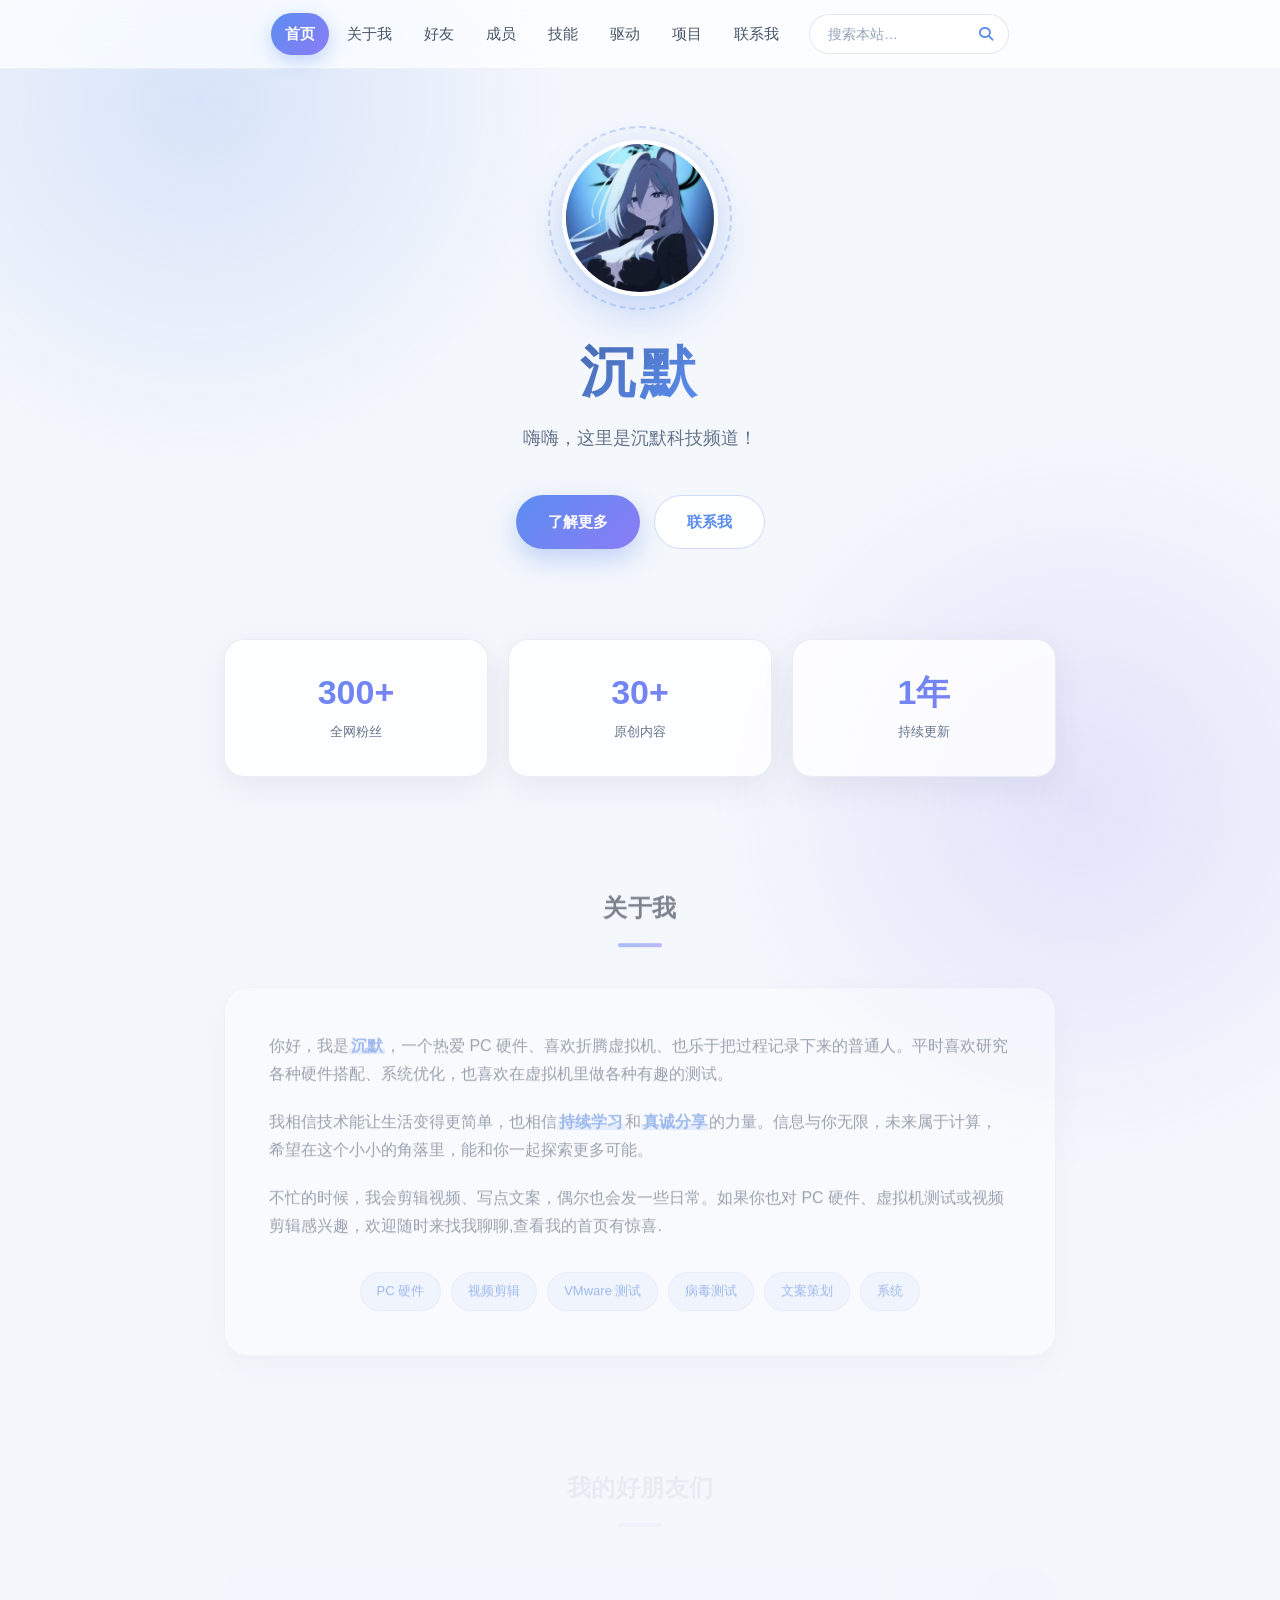
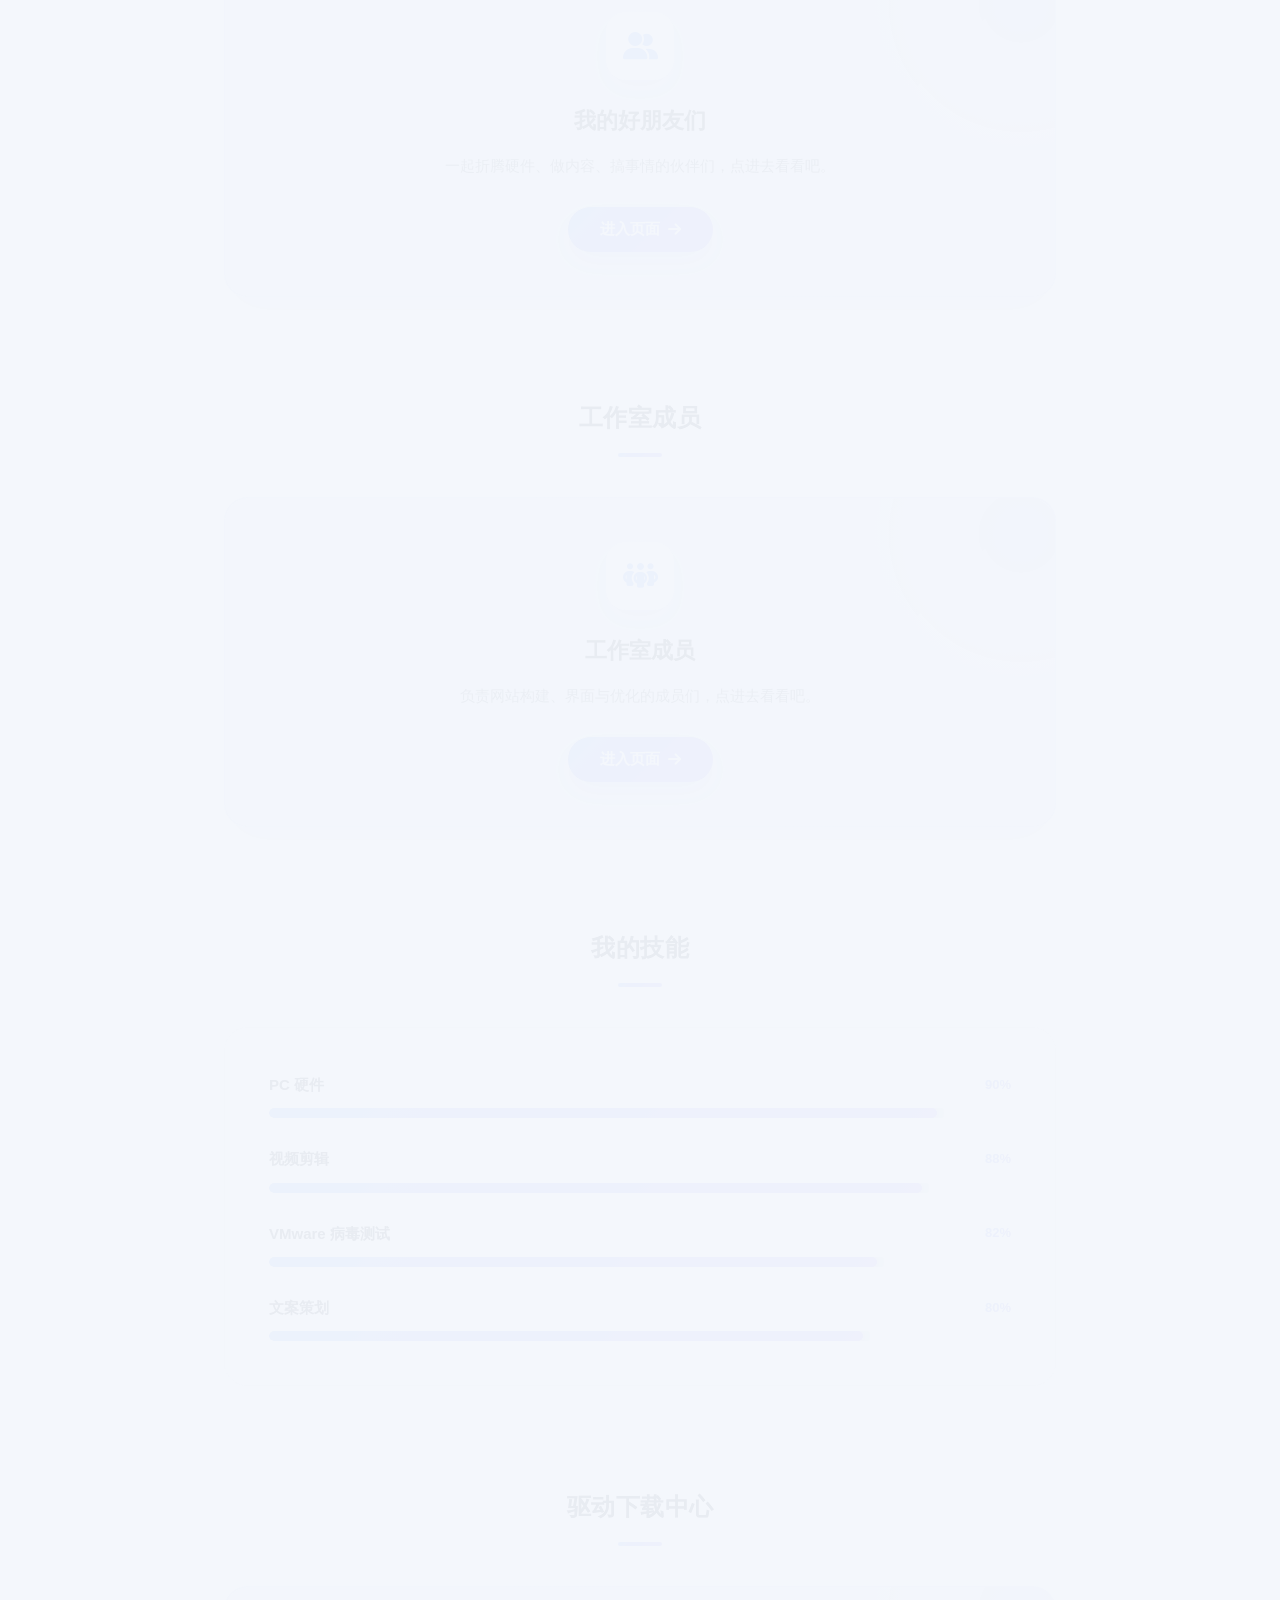
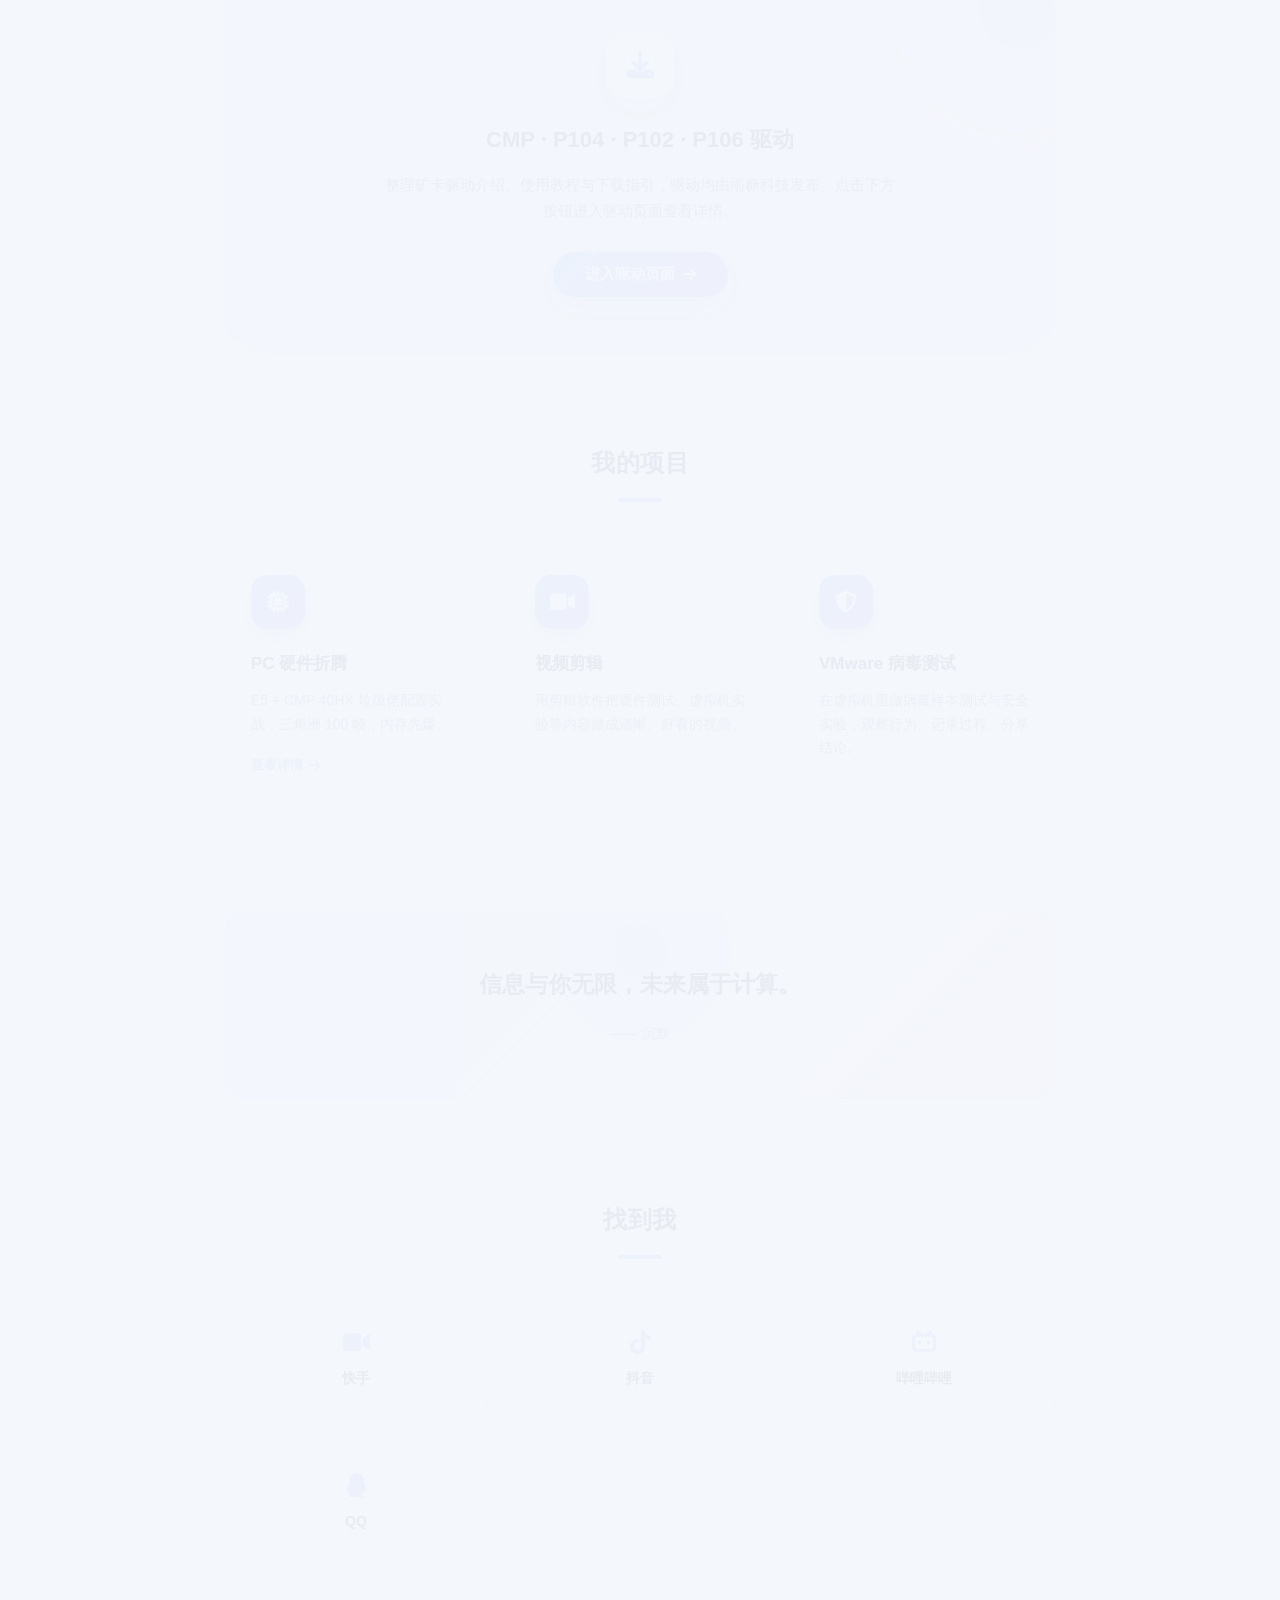
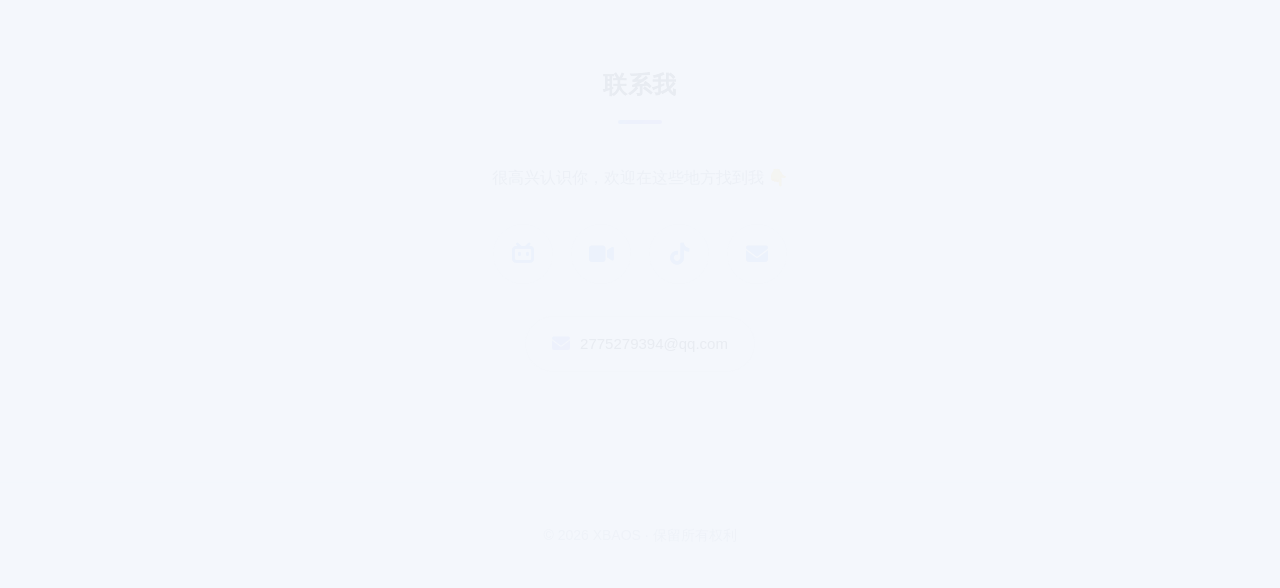
<file: index.html>
﻿<!DOCTYPE html>
<html lang="zh-CN">
<head>
<meta charset="UTF-8">
<meta name="viewport" content="width=device-width, initial-scale=1.0">
<meta name="description" content="沉默的个人主页 —— 嗨嗨，这里是沉默科技频道！">
<title>沉默 | 个人主页</title>

<!-- ============ 样式：本地化 + 分类 ============ -->
<!-- 图标字体（已下载到本地，不再走 CDN） -->
<link rel="stylesheet" href="css/fontawesome/all.min.css">
<!-- 1. 基础：变量 / 重置 / 全局元素 -->
<link rel="stylesheet" href="css/base.css">
<!-- 2. 布局：导航栏 / 搜索 / 侧边导航 / 页脚 -->
<link rel="stylesheet" href="css/layout.css">
<!-- 3. 首页：Hero / 关于 / 技能 / 项目 / 联系等 -->
<link rel="stylesheet" href="css/home.css">
<!-- 4. 子页面：驱动 / 文章 / 好友 / 成员 -->
<link rel="stylesheet" href="css/pages.css">
<!-- 5. 响应式适配 -->
<link rel="stylesheet" href="css/responsive.css">
</head>
<body>

<!-- ================================================================
     ① 顶部导航栏（整站共用）
     ================================================================ -->
<header class="nav" id="navbar">
  <div class="nav-inner">
    <nav class="nav-links" id="navLinks">
      <a href="#home" class="active">首页</a>
      <a href="#about">关于我</a>
      <a href="#friends">好友</a>
      <a href="#members">成员</a>
      <a href="#skills">技能</a>
      <a href="#driver">驱动</a>
      <a href="#projects">项目</a>
      <a href="#contact">联系我</a>

      <div class="nav-search" id="navSearchWrap">
        <input type="text" class="nav-search-input" id="searchInput" placeholder="搜索本站…">
        <i class="fa-solid fa-magnifying-glass nav-search-icon" id="searchBtn"></i>
        <div class="search-panel" id="searchPanel"></div>
      </div>
    </nav>

    <div class="nav-search-mini" id="navSearchMini">
      <input type="text" id="searchInputMini" placeholder="搜索…">
      <i class="fa-solid fa-magnifying-glass" id="searchBtnMini"></i>
      <div class="search-panel" id="searchPanelMini"></div>
    </div>
  </div>
</header>

<!-- ================================================================
     ② 右侧悬浮导航（仅首页，滚动后出现）
     ================================================================ -->
<nav class="side-nav" id="sideNav">
  <a data-target="home">首页</a>
  <a data-target="about">关于我</a>
  <a data-target="friends" data-action="friends">好友</a>
  <a data-target="members" data-action="members">成员</a>
  <a data-target="skills">技能</a>
  <a data-target="driver" data-action="driver">驱动</a>
  <a data-target="projects">项目</a>
  <a data-target="contact">联系我</a>
</nav>

<!-- ================================================================
     ③ 首页（homePage）
     ================================================================ -->
<div id="homePage">
  <main>
    <!-- ③-1 首屏 Hero -->
    <section class="hero fade-out" id="home">
      <div class="avatar-wrap">
        <img class="avatar" src="img/avatar.png" alt="沉默的头像">
      </div>
      <h1 class="name">沉默</h1>
      <p class="tagline">嗨嗨，这里是沉默科技频道！</p>
      <div class="hero-actions">
        <a href="#about" class="btn btn-primary">了解更多</a>
        <a href="#contact" class="btn btn-ghost">联系我</a>
      </div>
    </section>

    <!-- ③-2 数据统计 -->
    <section class="section reveal fade-out">
      <div class="stats">
        <div class="stat"><div class="stat-num">300+</div><div class="stat-label">全网粉丝</div></div>
        <div class="stat"><div class="stat-num">30+</div><div class="stat-label">原创内容</div></div>
        <div class="stat"><div class="stat-num">1年</div><div class="stat-label">持续更新</div></div>
      </div>
    </section>

    <!-- ③-3 关于我 -->
    <section class="section reveal fade-out" id="about">
      <h2 class="section-title">关于我</h2>
      <div class="card">
        <p>你好，我是<span class="hl">沉默</span>，一个热爱 PC 硬件、喜欢折腾虚拟机、也乐于把过程记录下来的普通人。平时喜欢研究各种硬件搭配、系统优化，也喜欢在虚拟机里做各种有趣的测试。</p>
        <p>我相信技术能让生活变得更简单，也相信<span class="hl">持续学习</span>和<span class="hl">真诚分享</span>的力量。信息与你无限，未来属于计算，希望在这个小小的角落里，能和你一起探索更多可能。</p>
        <p>不忙的时候，我会剪辑视频、写点文案，偶尔也会发一些日常。如果你也对 PC 硬件、虚拟机测试或视频剪辑感兴趣，欢迎随时来找我聊聊,查看我的首页有惊喜.</p>
        <div class="tags">
          <span class="tag">PC 硬件</span>
          <span class="tag">视频剪辑</span>
          <span class="tag">VMware 测试</span>
          <span class="tag">病毒测试</span>
          <span class="tag">文案策划</span>
          <span class="tag">系统 </span>
        </div>
      </div>
    </section>

    <!-- ③-4 好友入口 -->
    <section class="section reveal fade-out" id="friends">
      <h2 class="section-title">我的好朋友们</h2>
      <div class="driver-block">
        <div class="driver-block-icon"><i class="fa-solid fa-user-group"></i></div>
        <h3>我的好朋友们</h3>
        <p>一起折腾硬件、做内容、搞事情的伙伴们，点进去看看吧。</p>
        <button class="btn btn-primary" id="openFriendsPage">进入页面 <i class="fa-solid fa-arrow-right"></i></button>
      </div>
    </section>

    <!-- ③-5 成员入口 -->
    <section class="section reveal fade-out" id="members">
      <h2 class="section-title">工作室成员</h2>
      <div class="driver-block">
        <div class="driver-block-icon"><i class="fa-solid fa-people-group"></i></div>
        <h3>工作室成员</h3>
        <p>负责网站构建、界面与优化的成员们，点进去看看吧。</p>
        <button class="btn btn-primary" id="openMembersPage">进入页面 <i class="fa-solid fa-arrow-right"></i></button>
      </div>
    </section>

    <!-- ③-6 技能 -->
    <section class="section reveal fade-out" id="skills">
      <h2 class="section-title">我的技能</h2>
      <div class="skills">
        <div class="skill"><div class="skill-head"><span class="skill-name">PC 硬件</span><span class="skill-percent">90%</span></div><div class="skill-bar"><div class="skill-fill" data-width="90%"></div></div></div>
        <div class="skill"><div class="skill-head"><span class="skill-name">视频剪辑</span><span class="skill-percent">88%</span></div><div class="skill-bar"><div class="skill-fill" data-width="88%"></div></div></div>
        <div class="skill"><div class="skill-head"><span class="skill-name">VMware 病毒测试</span><span class="skill-percent">82%</span></div><div class="skill-bar"><div class="skill-fill" data-width="82%"></div></div></div>
        <div class="skill"><div class="skill-head"><span class="skill-name">文案策划</span><span class="skill-percent">80%</span></div><div class="skill-bar"><div class="skill-fill" data-width="80%"></div></div></div>
      </div>
    </section>

    <!-- ③-7 驱动入口 -->
    <section class="section reveal fade-out" id="driver">
      <h2 class="section-title">驱动下载中心</h2>
      <div class="driver-block">
        <div class="driver-block-icon"><i class="fa-solid fa-download"></i></div>
        <h3>CMP · P104 · P102 · P106 驱动</h3>
        <p>整理矿卡驱动介绍、使用教程与下载指引，驱动均由雨糖科技发布。点击下方按钮进入驱动页面查看详情。</p>
        <button class="btn btn-primary" id="openDriverPage">进入驱动页面 <i class="fa-solid fa-arrow-right"></i></button>
      </div>
    </section>

    <!-- ③-8 项目 -->
    <section class="section reveal fade-out" id="projects">
      <h2 class="section-title">我的项目</h2>
      <div class="projects">
        <div class="project clickable" id="openArticlePage">
          <div class="project-icon"><i class="fa-solid fa-microchip"></i></div>
          <h3 class="project-title">PC 硬件折腾</h3>
          <p class="project-desc">E5 + CMP 40HX 垃圾佬配置实战，三角洲 100 帧，内存先爆。</p>
          <span class="project-enter">查看详情 <i class="fa-solid fa-arrow-right"></i></span>
        </div>
        <div class="project">
          <div class="project-icon"><i class="fa-solid fa-video"></i></div>
          <h3 class="project-title">视频剪辑</h3>
          <p class="project-desc">用剪辑软件把硬件测试、虚拟机实验等内容做成清晰、好看的视频。</p>
        </div>
        <div class="project">
          <div class="project-icon"><i class="fa-solid fa-shield-halved"></i></div>
          <h3 class="project-title">VMware 病毒测试</h3>
          <p class="project-desc">在虚拟机里做病毒样本测试与安全实验，观察行为、记录过程、分享结论。</p>
        </div>
      </div>
    </section>

    <!-- ③-9 格言 -->
    <section class="section reveal fade-out">
      <div class="quote">
        <p class="quote-text">信息与你无限，未来属于计算。</p>
        <p class="quote-author">—— 沉默</p>
      </div>
    </section>

    <!-- ③-10 找到我 -->
    <section class="section reveal fade-out">
      <h2 class="section-title">找到我</h2>
      <div class="links">
        <a class="link-item" data-url="https://www.kuaishou.com/profile/3xgxnym4tvt7b9k?source=NewReco">
          <i class="fa-solid fa-video"></i>
          <span>快手</span>
        </a>
        <a class="link-item" data-url="https://www.douyin.com/user/self">
          <i class="fa-brands fa-tiktok"></i>
          <span>抖音</span>
        </a>
        <a class="link-item" data-url="https://space.bilibili.com/3546894435354832?spm_id_from=333.1007.0.0">
          <i class="fa-brands fa-bilibili"></i>
          <span>哔哩哔哩</span>
        </a>
        <a class="link-item" data-url="https://qm.qq.com/q/X5y2dQCZ2w">
          <i class="fa-brands fa-qq"></i>
          <span>QQ</span>
        </a>
      </div>
    </section>

    <!-- ③-11 联系我 -->
    <section class="section reveal fade-out" id="contact">
      <h2 class="section-title">联系我</h2>
      <p class="contact-text">很高兴认识你，欢迎在这些地方找到我 👇</p>
      <div class="socials">
        <a class="social" data-url="https://space.bilibili.com/3546894435354832?spm_id_from=333.1007.0.0" aria-label="哔哩哔哩"><i class="fa-brands fa-bilibili"></i></a>
        <a class="social" data-url="https://www.kuaishou.com/profile/3xgxnym4tvt7b9k?source=NewReco" aria-label="快手"><i class="fa-solid fa-video"></i></a>
        <a class="social" data-url="https://www.douyin.com/user/MS4wLjABAAAAba86IbJOjo0o-v0hb2uLnoBKrXXpFA-JRnnU-sRKV4X1Onq6bi_Tq369k1azS-_0?from_tab_name=main" aria-label="抖音"><i class="fa-brands fa-tiktok"></i></a>
        <a class="social" href="mailto:2775279394@qq.com" aria-label="邮箱"><i class="fa-solid fa-envelope"></i></a>
      </div>
      <div class="contact-info">
        <a class="contact-item" href="mailto:2775279394@qq.com"><i class="fa-solid fa-envelope"></i><span>2775279394@qq.com</span></a>
      </div>
    </section>
  </main>

  <footer class="fade-out">© 2026 XBAOS · 保留所有权利</footer>
</div>

<!-- ================================================================
     ④ 驱动页面（driverPage，默认隐藏，JS 切换显示）
     ================================================================ -->
<div class="driver-page" id="driverPage">
  <button class="page-back" id="backHome"><i class="fa-solid fa-arrow-left"></i> 返回首页</button>
  <h1 class="page-title">驱动下载中心</h1>
  <p class="page-subtitle">CMP · P104 · P102 · P106 驱动介绍 · 如何使用 · 驱动下载</p>

  <!-- ④-1 CMP 及矿卡产业链 -->
  <div class="driver-section">
    <div class="driver-section-head"><div class="driver-section-icon"><i class="fa-solid fa-industry"></i></div><h3>CMP 及矿卡产业链</h3></div>
    <p>CMP（Cryptocurrency Mining Processor）是英伟达专为加密货币挖矿设计的显卡系列，与普通 GeForce 游戏卡不同，CMP 系列去掉了视频输出接口，专注于算力输出。</p>
    <p>除了 CMP 系列，市面上还有大量基于游戏卡改造的矿卡，比如 <span class="hl">P104</span>、<span class="hl">P102</span>、<span class="hl">P106</span> 等型号。它们本质上还是 GP104 / GP102 / GP106 核心，只是被厂商重新设计为无显示输出的挖矿专用卡。</p>
    <ul>
      <li><strong>P106</strong> —— 基于 GP106 核心，算力适中，功耗较低，常见于入门挖矿平台</li>
      <li><strong>P104</strong> —— 基于 GP104 核心，算力更强，适合中端矿机</li>
      <li><strong>P102</strong> —— 基于 GP102 核心，算力最高，属于矿卡里的高端型号</li>
      <li><strong>CMP 系列</strong> —— 英伟达官方矿卡，覆盖 30HX / 40HX / 50HX / 90HX 等多个型号</li>
    </ul>
    <p>产业链大致分为上游芯片设计、中游板卡制造、下游矿场与渠道流通。随着矿潮退去，大量矿卡流入二手市场，成为低成本算力与折腾玩家的选择。</p>
  </div>

  <!-- ④-2 驱动介绍 -->
  <div class="driver-section">
    <div class="driver-section-head"><div class="driver-section-icon"><i class="fa-solid fa-circle-info"></i></div><h3>驱动介绍</h3></div>
    <p>驱动是操作系统与显卡之间的桥梁，负责把系统指令翻译成 GPU 能理解的语言。一块显卡能不能发挥全部性能，驱动版本的选择非常关键。</p>
    <p>对于 CMP、P104、P102、P106 这类矿卡，常见的驱动来源有三类：</p>
    <ul>
      <li>英伟达官方驱动：稳定性最好，兼容性最强，但部分矿卡型号需要改 INF</li>
      <li>厂商定制驱动：针对特定板卡做过适配，安装更省心</li>
      <li>社区修改驱动：由玩家或工作室维护，支持更多冷门型号</li>
    </ul>
    <p>本站整理的矿卡驱动均来自 <span class="hl">雨糖科技</span>，版权归雨糖科技所有。安装前请确认显卡型号与系统版本，避免装错导致黑屏或无法进入系统。</p>
  </div>

  <!-- ④-3 如何使用 -->
  <div class="driver-section">
    <div class="driver-section-head"><div class="driver-section-icon"><i class="fa-solid fa-book-open"></i></div><h3>如何使用</h3></div>
    <p>安装驱动前，建议先做好这几步准备工作：</p>
    <ul>
      <li>确认显卡型号：可通过 GPU-Z 或设备管理器查看</li>
      <li>确认系统版本：Windows 10 / 11，64 位还是 32 位</li>
      <li>卸载旧驱动：建议用 DDU 在安全模式下彻底清除</li>
      <li>关闭杀毒软件：避免安装过程中被拦截</li>
    </ul>
    <p>安装步骤：</p>
    <ul>
      <li>下载对应型号的驱动安装包</li>
      <li>解压后右键以管理员身份运行安装程序</li>
      <li>选择"自定义安装"，勾选"执行清洁安装"</li>
      <li>等待安装完成，重启电脑</li>
      <li>打开 GPU-Z 或设备管理器，确认驱动已正常加载</li>
    </ul>
    <p>如果安装失败或出现黑屏，可以进入安全模式重新卸载驱动，再换一个版本重试。</p>
  </div>

  <!-- ④-4 驱动下载 -->
  <div class="driver-section">
    <div class="driver-section-head"><div class="driver-section-icon"><i class="fa-solid fa-download"></i></div><h3>驱动下载</h3></div>
    <p>本页整理的 CMP、P104、P102、P106 驱动均来自 <span class="hl">雨糖科技</span>，版权归雨糖科技所有。本站仅提供信息整理与跳转链接，不存储任何驱动文件。</p>
    <ul>
      <li><strong>CMP 系列驱动</strong> —— 由雨糖科技发布</li>
      <li><strong>P104 驱动</strong> —— 由雨糖科技发布</li>
      <li><strong>P102 驱动</strong> —— 由雨糖科技发布</li>
      <li><strong>P106 驱动</strong> —— 由雨糖科技发布</li>
    </ul>
    <p>如需下载，请前往雨糖科技官方页面获取最新版本。</p>
    <a class="download-btn" href="https://raincandy.tech/software-projects/" target="_blank" rel="noopener"><i class="fa-solid fa-arrow-up-right-from-square"></i> 前往雨糖科技下载</a>
    <div class="driver-note">免责说明：本页仅提供驱动信息整理与跳转链接，驱动文件版权归雨糖科技所有。如需下载或反馈问题，请前往雨糖科技官方渠道。</div>
  </div>
</div>

<!-- ================================================================
     ⑤ 文章页面（articlePage，默认隐藏，JS 切换显示）
     ================================================================ -->
<div class="article-page" id="articlePage">
  <button class="page-back" id="backFromArticle"><i class="fa-solid fa-arrow-left"></i> 返回首页</button>
  <div class="article-card">
    <h1 class="article-title">别问，问就是垃圾佬的胜利。E5+CMP 40HX，三角洲实战 100 帧，内存先爆了。</h1>
    <p>先说结论：这套玩意儿能玩，但没点折腾精神别碰。</p>
    <p>我手里这套是 E5-2673 v3（关了超线程，全核 3.0），配 CMP 40HX。主板是闲鱼捡的 X99 魔改板，显卡没显示输出，得补电容、刷雨糖驱动，还得拿个亮机卡输出。这一套下来，加上内存硬盘电源，总共不到 800 块。</p>

    <h4>实测数据</h4>
    <p>打三角洲烽火地带，1080P 全低画质，FSR 性能档。</p>
    <p>第一张图是跑了 20 分钟的：平均 104 帧，1% Low 65 帧。CPU 占用 69%，温度 57 度；显卡占用 55%，温度 70 度。显卡没跑满，CPU 也没跑满，说明瓶颈在别的地方。</p>
    <img class="article-img" src="img/1.jpg" alt="三角洲测试图 1">
    <p class="article-img-caption">图 1：跑了 20 分钟，平均 104 帧</p>

    <p>第二张图是另一局大战场，平均 88 帧，1% Low 49 帧。这局 CPU 占用 56%，显卡 52%，都挺闲的，但帧率就是上不去。</p>
    <img class="article-img" src="img/2.jpg" alt="三角洲测试图 2">
    <p class="article-img-caption">图 2：另一局大战场，平均 88 帧</p>

    <p>重点看第三张图，这才是这套配置的真相：看 GPU 那栏，显卡占用率 <span class="hl">99%</span>，显存占用 60%，显卡功耗 115W，热点温度干到 82 度了。但 CPU 才 42W，占用 62%。更离谱的是内存，占用率直接干到 <span class="hl">93%</span>！16G DDR3 被吃满，这是最大的短板。</p>
    <img class="article-img" src="img/3.jpg" alt="三角洲测试图 3">
    <p class="article-img-caption">图 3：显卡 99% 占用，内存 93% 被吃满</p>

    <div class="article-conclusion">所以这套配置的真实情况是：显卡在拼命干活，CPU 在摸鱼，但 PCIe 1.1 x4 的破通道把数据卡住了，16G 内存又不够用。显卡有劲使不出，内存先爆了，帧率自然上不去。</div>

    <h4>折腾的坑，我踩过的，你们别踩</h4>
    <ol>
      <li><strong>PCIe 锁 1.1：</strong>别管你插哪条槽，这破板子最高就给你锁在 1.1 x4。想跑 3.0？做梦。你就算补了电容也白搭。</li>
      <li><strong>CMP 40HX 没输出：</strong>这卡原厂没显示接口，必须补电容 + 刷雨糖驱动，还得配亮机卡。少一步你都进不去游戏。</li>
      <li><strong>DDR3 内存掉通道：</strong>这板子插四根内存必卡 B7。老老实实插两根，16G 根本不够用，建议直接上 32G。</li>
      <li><strong>BIOS 拉稀：</strong>你想调 PCIe 速率？找不到选项的。刷了鸡血也没用，通道速度是硬锁的。</li>
    </ol>

    <h4>优化方面，就一句话</h4>
    <p>打鸡血（关超线程 + 锁 3.1 + 降压 -45），刷雨糖驱动，关掉所有后台和自动更新。剩下的别折腾了，你折腾不过这块板子的物理限制。</p>

    <h4>最后给个实在建议</h4>
    <p>如果你只是想安安稳稳玩个游戏，别碰这套垃圾。直接花几百块买个 RX 580 或者 GTX 1660 Super，插上就能用，不用补电容、不用刷驱动、不用怕掉驱动。</p>
    <p>你要是跟我一样，就喜欢花小钱办大事，享受折腾的过程，那这套配置能让你玩得很爽——但爽的是折腾的过程，不是帧率。</p>
  </div>
</div>

<!-- ================================================================
     ⑥ 好友页面（friendsPage，默认隐藏，JS 切换显示）
     ================================================================ -->
<div class="friends-page" id="friendsPage">
  <button class="page-back" id="backFromFriends"><i class="fa-solid fa-arrow-left"></i> 返回首页</button>
  <h1 class="page-title">我的好朋友们</h1>
  <p class="page-subtitle">一起玩、一起做点有意思的事</p>

  <div class="driver-section">
    <div class="friends-list">
      <a class="friend-item" href="friend-xingye.html">
        <img src="img/friend-xingye.jpg" alt="星奈酱">
        <span class="friend-name">星奈酱</span>
      </a>
      <a class="friend-item" href="friend-baizi.html">
        <img src="img/friend-baizi.jpg" alt="白子">
        <span class="friend-name">白子</span>
      </a>
      <a class="friend-item" href="friend-05.html">
        <img src="img/friend-05.jpg" alt="05">
        <span class="friend-name">05</span>
      </a>
      <a class="friend-item" href="friend-dianji.html">
        <img src="img/friend-xingye-dianji.jpg" alt="星野少玩点电击">
        <span class="friend-name">星野少玩点电击</span>
      </a>
      <a class="friend-item" href="friend-yueshen.html">
        <img src="img/friend-yueshen.jpg" alt="月神">
        <span class="friend-name">月神</span>
      </a>
      <a class="friend-item" href="friend-zhixia.html">
        <img src="img/friend-zhixia.jpg" alt="知夏">
        <span class="friend-name">知夏</span>
      </a>
    </div>
  </div>
</div>

<!-- ================================================================
     ⑦ 成员页面（membersPage，默认隐藏，JS 切换显示）
     ================================================================ -->
<div class="members-page" id="membersPage">
  <button class="page-back" id="backFromMembers"><i class="fa-solid fa-arrow-left"></i> 返回首页</button>
  <h1 class="page-title">工作室成员</h1>
  <p class="page-subtitle">负责网站构建、界面与优化的成员们</p>

    <div class="members-list">
      <a class="member-item" id="silenceMemberCard" href="member-silence.html">
        <img src="img/member-silence.jpg" alt="我">
        <div class="member-name">沉默</div>
        <span class="member-role">网站构建 &amp; 代码更改</span>
      </a>
      <a class="member-item" href="member-xiaobaiban.html">
        <img src="img/member-xiaobaiban.jpg" alt="小白板">
        <div class="member-name">小白板</div>
        <span class="member-role">网站界面 &amp; 优化</span>
      </a>
      <a class="member-item" href="member-baizimeimei.html">
        <img src="img/member-baizi-meimei.jpg" alt="白子妹妹">
        <div class="member-name">白子妹妹</div>
        <span class="member-role">网站界面 &amp; 优化</span>
      </a>
      <a class="member-item" href="friend-dianji.html">
        <img src="img/friend-xingye-dianji.jpg" alt="星野少玩点电击">
        <div class="member-name">星野少玩点电击</div>
        <span class="member-role">幕后打辅助</span>
      </a>
    </div>
  </div>
</div>

<!-- ================================================================
     ⑧ 全站交互脚本（本地化 js/main.js）
     ================================================================ -->
<script src="js/main.js"></script>

<!-- AI 门禁拦截页 -->
<div class="ai-gate" id="aiGate">
  <div class="ai-gate-stage">
    <div class="ai-gate-text" id="aiGateText"></div>
    <img class="ai-gate-avatar" src="img/claude.png" alt="Claude">
    <div class="ai-gate-choices" id="aiGateChoices"></div>
  </div>
  <div class="ai-gate-denied" id="aiGateDenied">访问驳回！</div>
</div>

<!-- 被踢出提示页 -->
<div class="ai-kick" id="aiKick">
  <i class="fa-solid fa-ban ai-kick-icon"></i>
  <div class="ai-kick-title">你无法访问此网站</div>
  <div class="ai-kick-sub">此网站拒绝了你的连接</div>
</div>

<link rel="stylesheet" href="css/ai-gate.css">
<script src="js/ai-gate.js"></script>

</body>
</html>
</file>
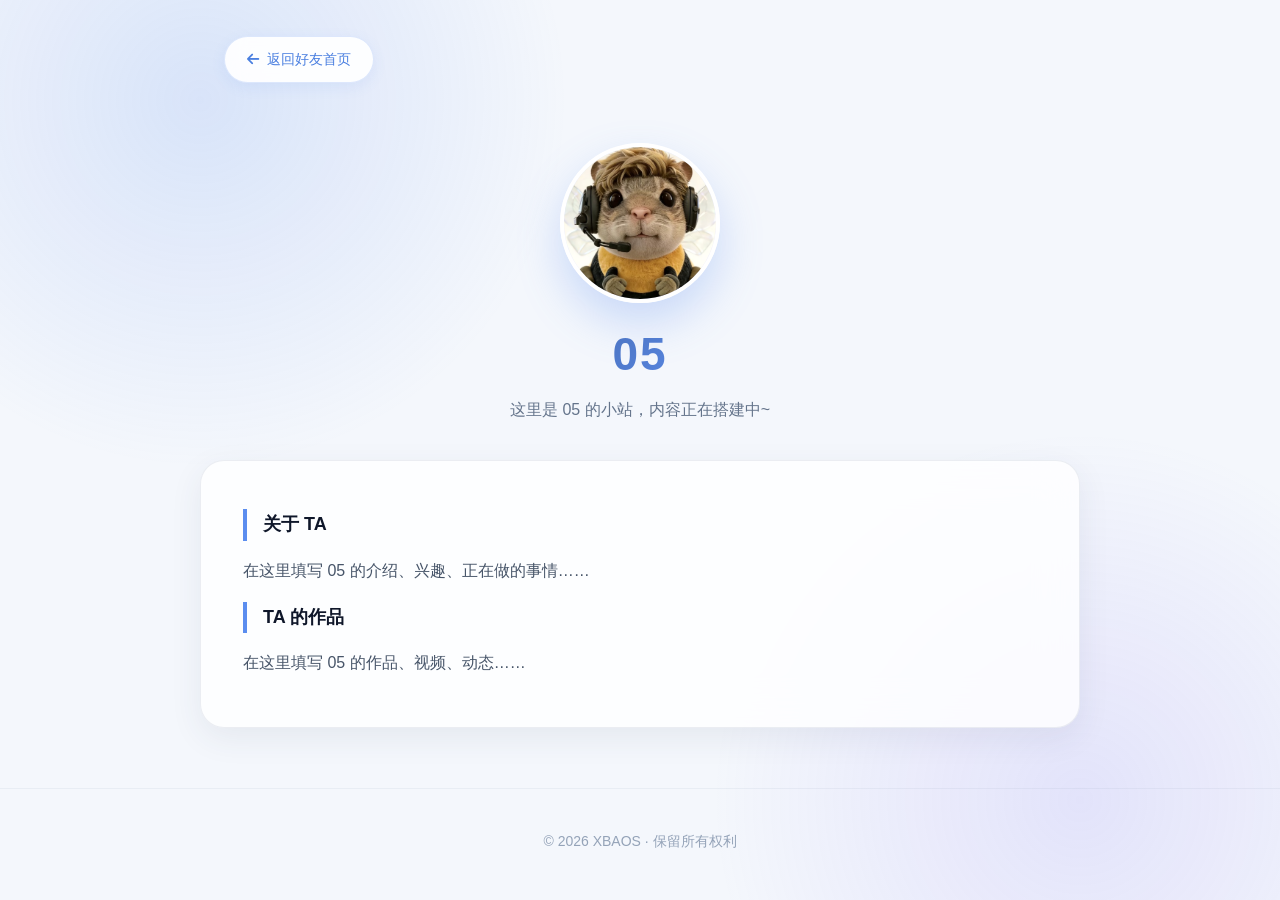
<file: friend-05.html>
<!DOCTYPE html>
<html lang="zh-CN">
<head>
<meta charset="UTF-8">
<meta name="viewport" content="width=device-width, initial-scale=1.0">
<title>05 | 沉默的朋友</title>
<!-- 样式与主站一致 -->
<link rel="stylesheet" href="css/fontawesome/all.min.css">
<link rel="stylesheet" href="css/base.css">
<link rel="stylesheet" href="css/layout.css">
<link rel="stylesheet" href="css/pages.css">
<link rel="stylesheet" href="css/person.css">
<link rel="stylesheet" href="css/responsive.css">
</head>
<body>

  <!-- 返回列表 -->
  <div class="person-topbar">
    <a href="index.html#friends" class="page-back"><i class="fa-solid fa-arrow-left"></i> 返回好友首页</a>
  </div>

  <!-- 首屏：头像 + 名字 -->
  <div class="person-hero">
    <img class="person-avatar" src="img/friend-05.jpg" alt="05">
    <h1 class="person-name">05</h1>
    <!-- TODO: 把下面这句改成 TA 的一句话介绍，或删掉 -->
    <p class="person-tagline">这里是 05 的小站，内容正在搭建中~</p>
  </div>

  <!-- 内容区：在下面填写 TA 的介绍、作品、联系方式等 -->
  <div class="article-card person-card">
    <!-- TODO: 关于 TA -->
    <h4>关于 TA</h4>
    <p>在这里填写 05 的介绍、兴趣、正在做的事情……</p>

    <!-- TODO: 作品 / 日常 / 其他内容，需要更多板块就照着 h4 + p 复制 -->
    <h4>TA 的作品</h4>
    <p>在这里填写 05 的作品、视频、动态……</p>
  </div>

  <footer>© 2026 XBAOS · 保留所有权利</footer>
</body>
</html>
</file>
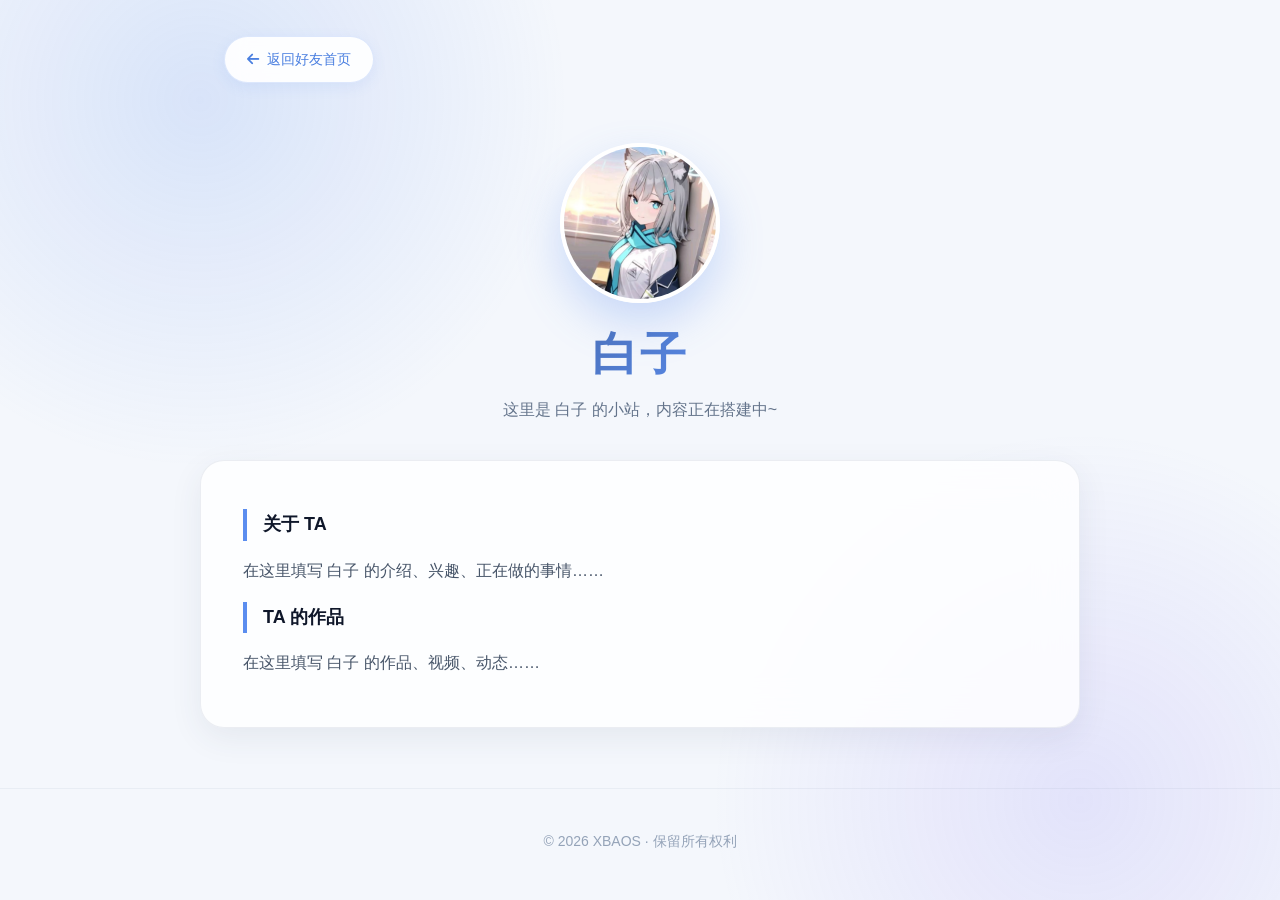
<file: friend-baizi.html>
<!DOCTYPE html>
<html lang="zh-CN">
<head>
<meta charset="UTF-8">
<meta name="viewport" content="width=device-width, initial-scale=1.0">
<title>白子 | 沉默的朋友</title>
<!-- 样式与主站一致 -->
<link rel="stylesheet" href="css/fontawesome/all.min.css">
<link rel="stylesheet" href="css/base.css">
<link rel="stylesheet" href="css/layout.css">
<link rel="stylesheet" href="css/pages.css">
<link rel="stylesheet" href="css/person.css">
<link rel="stylesheet" href="css/responsive.css">
</head>
<body>

  <!-- 返回列表 -->
  <div class="person-topbar">
    <a href="index.html#friends" class="page-back"><i class="fa-solid fa-arrow-left"></i> 返回好友首页</a>
  </div>

  <!-- 首屏：头像 + 名字 -->
  <div class="person-hero">
    <img class="person-avatar" src="img/friend-baizi.jpg" alt="白子">
    <h1 class="person-name">白子</h1>
    <!-- TODO: 把下面这句改成 TA 的一句话介绍，或删掉 -->
    <p class="person-tagline">这里是 白子 的小站，内容正在搭建中~</p>
  </div>

  <!-- 内容区：在下面填写 TA 的介绍、作品、联系方式等 -->
  <div class="article-card person-card">
    <!-- TODO: 关于 TA -->
    <h4>关于 TA</h4>
    <p>在这里填写 白子 的介绍、兴趣、正在做的事情……</p>

    <!-- TODO: 作品 / 日常 / 其他内容，需要更多板块就照着 h4 + p 复制 -->
    <h4>TA 的作品</h4>
    <p>在这里填写 白子 的作品、视频、动态……</p>
  </div>

  <footer>© 2026 XBAOS · 保留所有权利</footer>
</body>
</html>
</file>
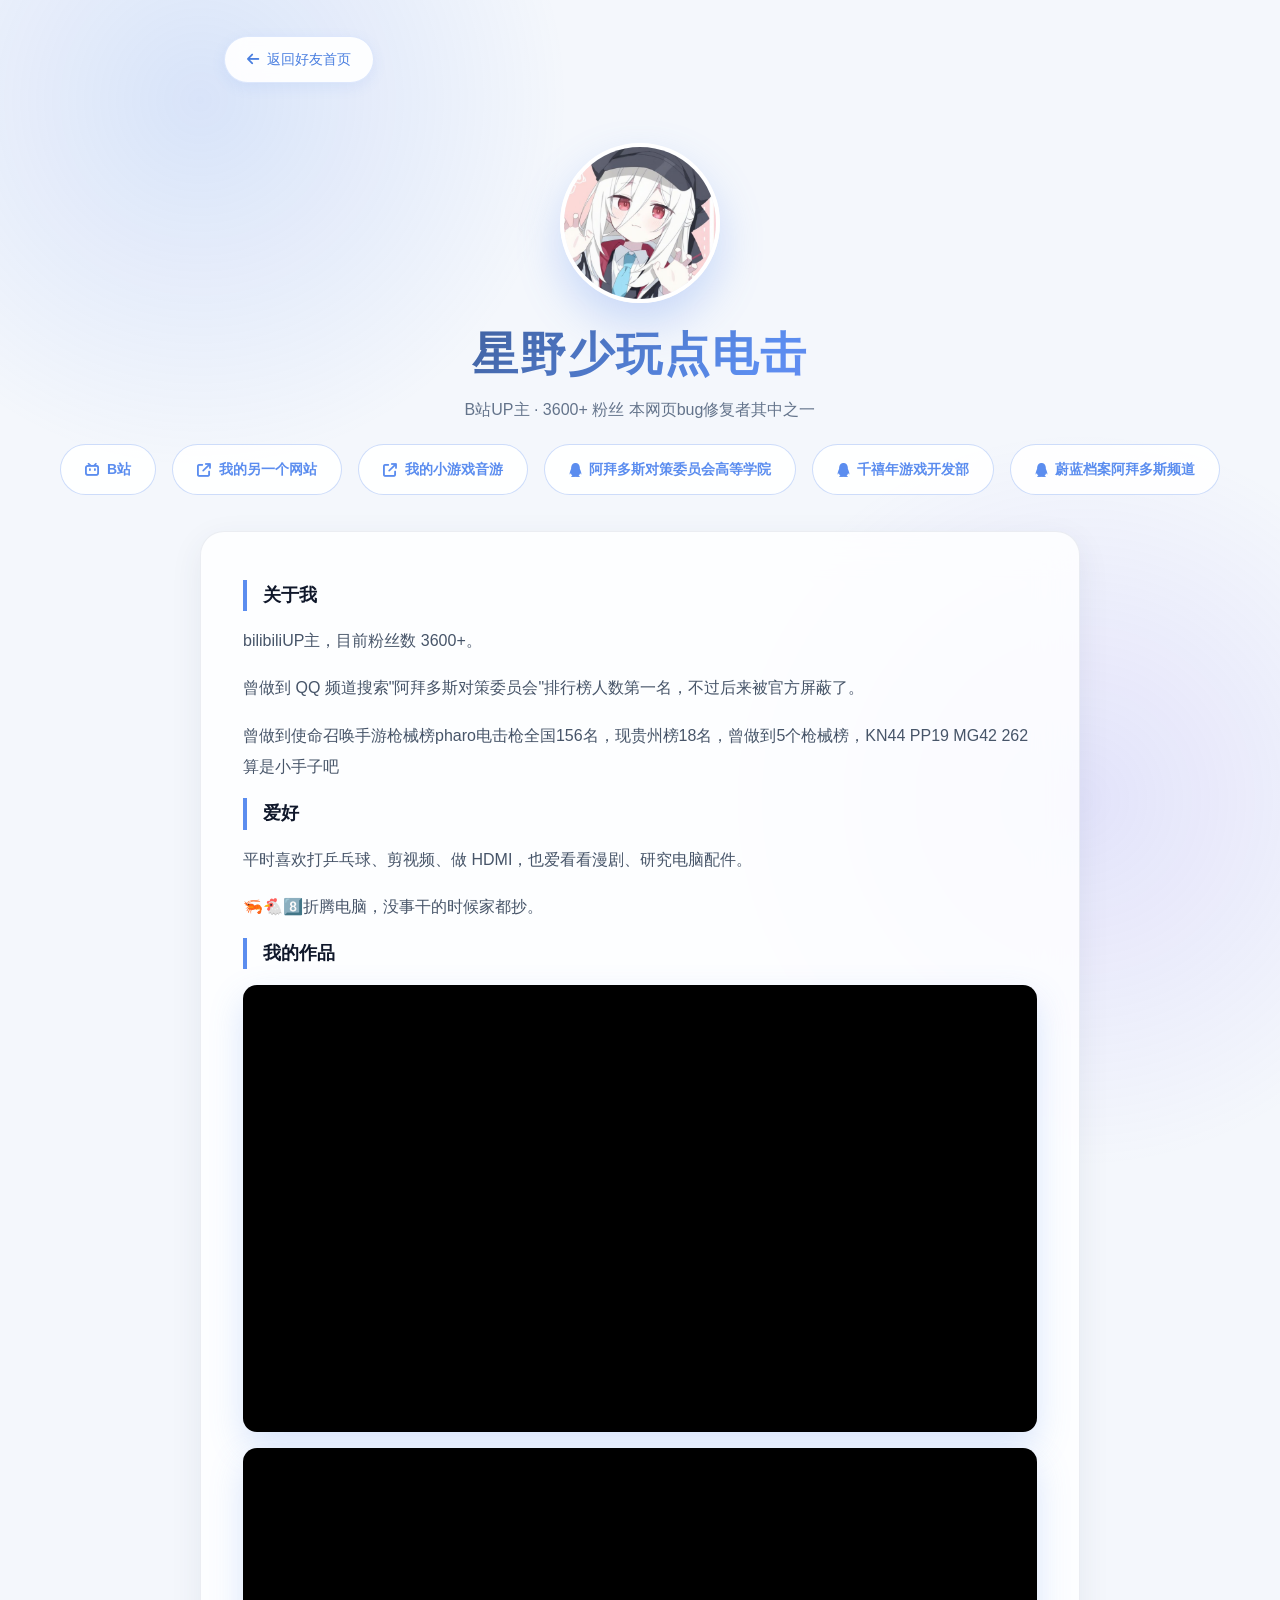
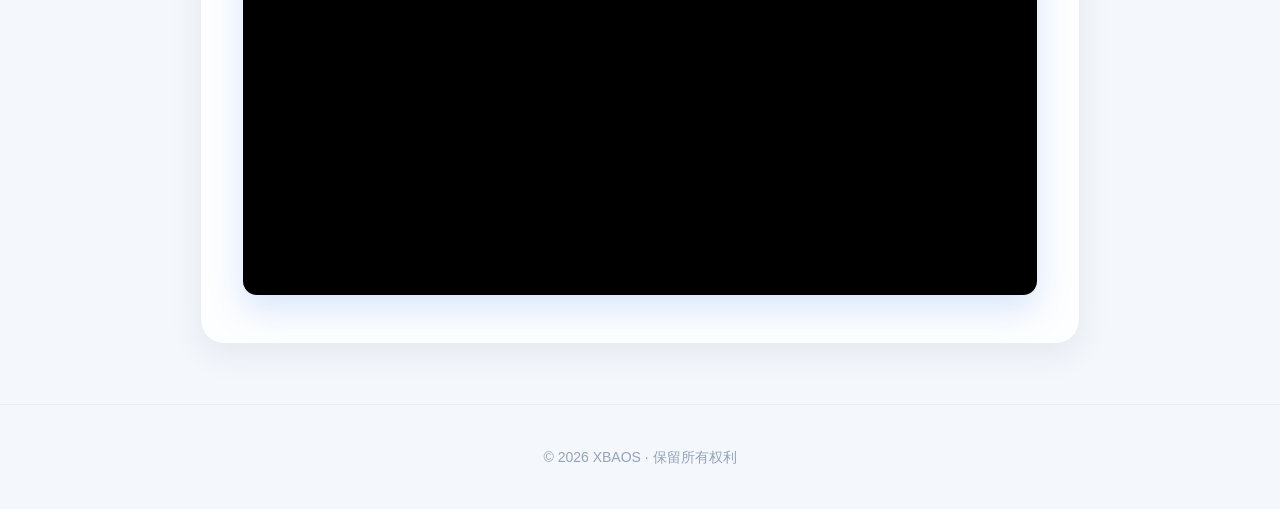
<file: friend-dianji.html>
<!DOCTYPE html>
<html lang="zh-CN">
<head>
<meta charset="UTF-8">
<meta name="viewport" content="width=device-width, initial-scale=1.0">
<title>星野少玩点电击 | 沉默的朋友</title>
<!-- 样式与主站一致 -->
<link rel="stylesheet" href="css/fontawesome/all.min.css">
<link rel="stylesheet" href="css/base.css">
<link rel="stylesheet" href="css/layout.css">
<link rel="stylesheet" href="css/pages.css">
<link rel="stylesheet" href="css/person.css">
<link rel="stylesheet" href="css/responsive.css">
</head>
<body>

  <!-- 返回列表 -->
  <div class="person-topbar">
    <a href="index.html#friends" class="page-back"><i class="fa-solid fa-arrow-left"></i> 返回好友首页</a>
  </div>

  <!-- 首屏：头像 + 名字 -->
  <div class="person-hero">
    <img class="person-avatar" src="img/friend-xingye-dianji.jpg" alt="星野少玩点电击">
    <h1 class="person-name">星野少玩点电击</h1>
    <p class="person-tagline">B站UP主 · 3600+ 粉丝 本网页bug修复者其中之一</p>
    <div class="person-links">
      <a href="https://space.bilibili.com/3546590788717234?spm_id_from=333.337.search-card.all.click" target="_blank" rel="noopener"><i class="fa-brands fa-bilibili"></i> B站</a>
      <a href="https://xingyeshaowandiandianji.github.io/-/" target="_blank" rel="noopener"><i class="fa-solid fa-arrow-up-right-from-square"></i> 我的另一个网站</a>
      <a href="https://xingyeshaowandiandianji.github.io/EatKano/" target="_blank" rel="noopener"><i class="fa-solid fa-arrow-up-right-from-square"></i> 我的小游戏音游</a>
      <a href="https://qm.qq.com/q/IvH7KswXKI" target="_blank" rel="noopener"><i class="fa-brands fa-qq"></i> 阿拜多斯对策委员会高等学院</a>
      <a href="https://qm.qq.com/q/QFKcPTXoI2" target="_blank" rel="noopener"><i class="fa-brands fa-qq"></i> 千禧年游戏开发部</a>
      <a href="https://pd.qq.com/s/duqg05r0h" target="_blank" rel="noopener"><i class="fa-brands fa-qq"></i> 蔚蓝档案阿拜多斯频道</a>
    </div>
  </div>

  <!-- 内容区 -->
  <div class="article-card person-card">
    <h4>关于我</h4>
    <p>bilibiliUP主，目前粉丝数 3600+。</p>
    <p>曾做到 QQ 频道搜索"阿拜多斯对策委员会"排行榜人数第一名，不过后来被官方屏蔽了。</p>
	<p>曾做到使命召唤手游枪械榜pharo电击枪全国156名，现贵州榜18名，曾做到5个枪械榜，KN44 PP19 MG42 262 算是小手子吧</p>

    <h4>爱好</h4>
    <p>平时喜欢打乒乓球、剪视频、做 HDMI，也爱看看漫剧、研究电脑配件。</p>
	<p>🦐🐔8️⃣折腾电脑，没事干的时候家都抄。 </p>
    <h4>我的作品</h4>
    <div class="person-video">
      <iframe src="https://player.bilibili.com/player.html?isOutside=true&aid=115247427880597&bvid=BV1BHnwzBEAn&cid=32555273794&p=1" scrolling="no" border="0" frameborder="no" framespacing="0" allowfullscreen="true"></iframe>
    </div>
    <div class="person-video">
      <iframe src="https://player.bilibili.com/player.html?isOutside=true&aid=115117639470791&bvid=BV1cwhqziEcz&cid=32053002317&p=1" scrolling="no" border="0" frameborder="no" framespacing="0" allowfullscreen="true"></iframe>
    </div>
  </div>

  <footer>© 2026 XBAOS · 保留所有权利</footer>
</body>
</html>
</file>
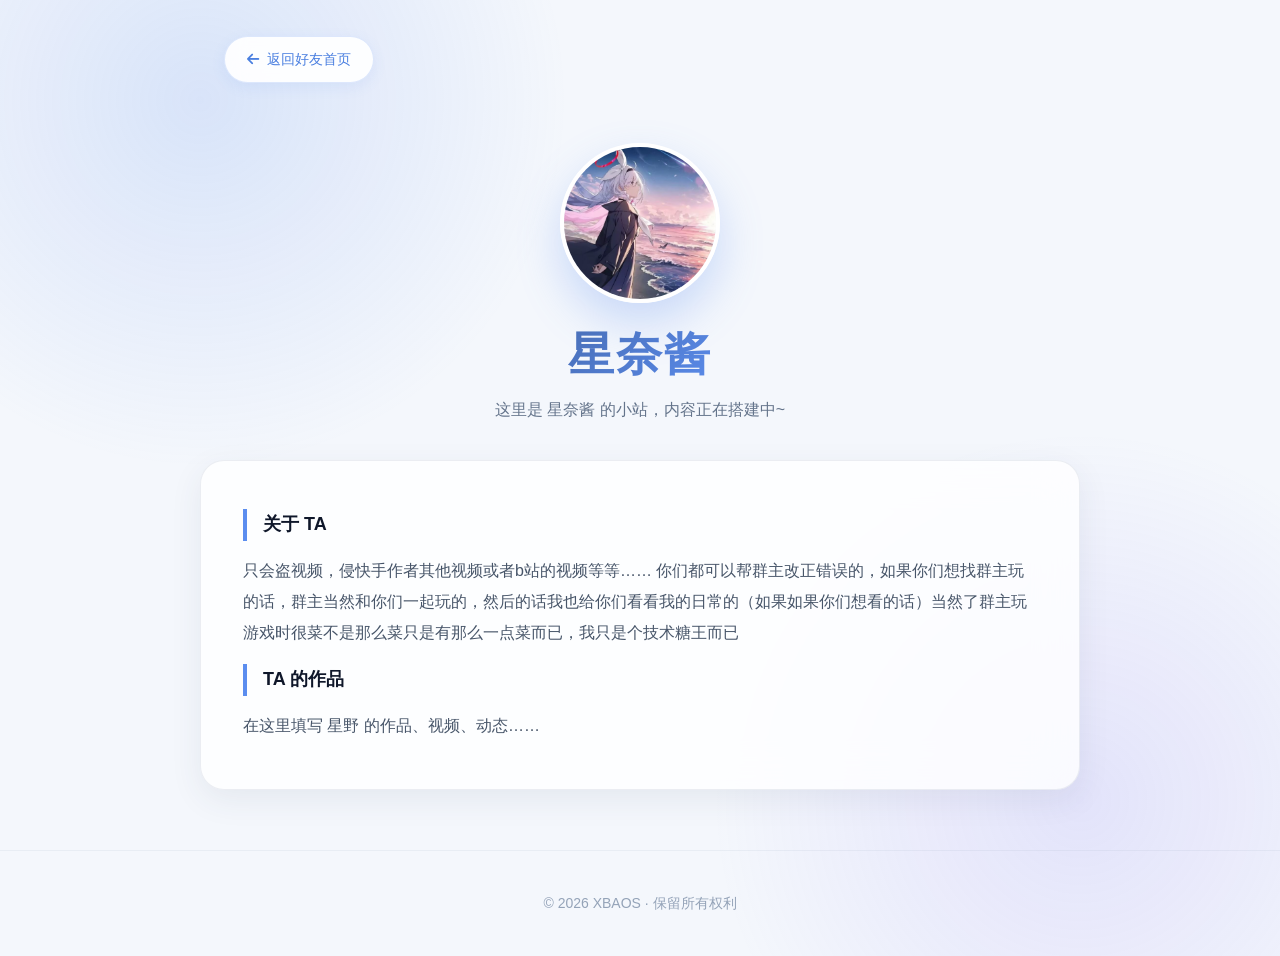
<file: friend-xingye.html>
<!DOCTYPE html>
<html lang="zh-CN">
<head>
<meta charset="UTF-8">
<meta name="viewport" content="width=device-width, initial-scale=1.0">
<title>星野 | 沉默的朋友</title>
<!-- 样式与主站一致 -->
<link rel="stylesheet" href="css/fontawesome/all.min.css">
<link rel="stylesheet" href="css/base.css">
<link rel="stylesheet" href="css/layout.css">
<link rel="stylesheet" href="css/pages.css">
<link rel="stylesheet" href="css/person.css">
<link rel="stylesheet" href="css/responsive.css">
</head>
<body>

  <!-- 返回列表 -->
  <div class="person-topbar">
    <a href="index.html#friends" class="page-back"><i class="fa-solid fa-arrow-left"></i> 返回好友首页</a>
  </div>

  <!-- 首屏：头像 + 名字 -->
  <div class="person-hero">
    <img class="person-avatar" src="img/friend-xingye.jpg" alt="星奈酱油">
    <h1 class="person-name">星奈酱</h1>
    <!-- TODO: 把下面这句改成 TA 的一句话介绍，或删掉 -->
    <p class="person-tagline">这里是 星奈酱 的小站，内容正在搭建中~</p>
  </div>

  <!-- 内容区：在下面填写 TA 的介绍、作品、联系方式等 -->
  <div class="article-card person-card">
    <!-- TODO: 关于 TA -->
    <h4>关于 TA</h4>
    <p>只会盗视频，侵快手作者其他视频或者b站的视频等等…… 你们都可以帮群主改正错误的，如果你们想找群主玩的话，群主当然和你们一起玩的，然后的话我也给你们看看我的日常的（如果如果你们想看的话）当然了群主玩游戏时很菜不是那么菜只是有那么一点菜而已，我只是个技术糖王而已</p>

    <!-- TODO: 作品 / 日常 / 其他内容，需要更多板块就照着 h4 + p 复制 -->
    <h4>TA 的作品</h4>
    <p>在这里填写 星野 的作品、视频、动态……</p>
  </div>

  <footer>© 2026 XBAOS · 保留所有权利</footer>
</body>
</html>
</file>
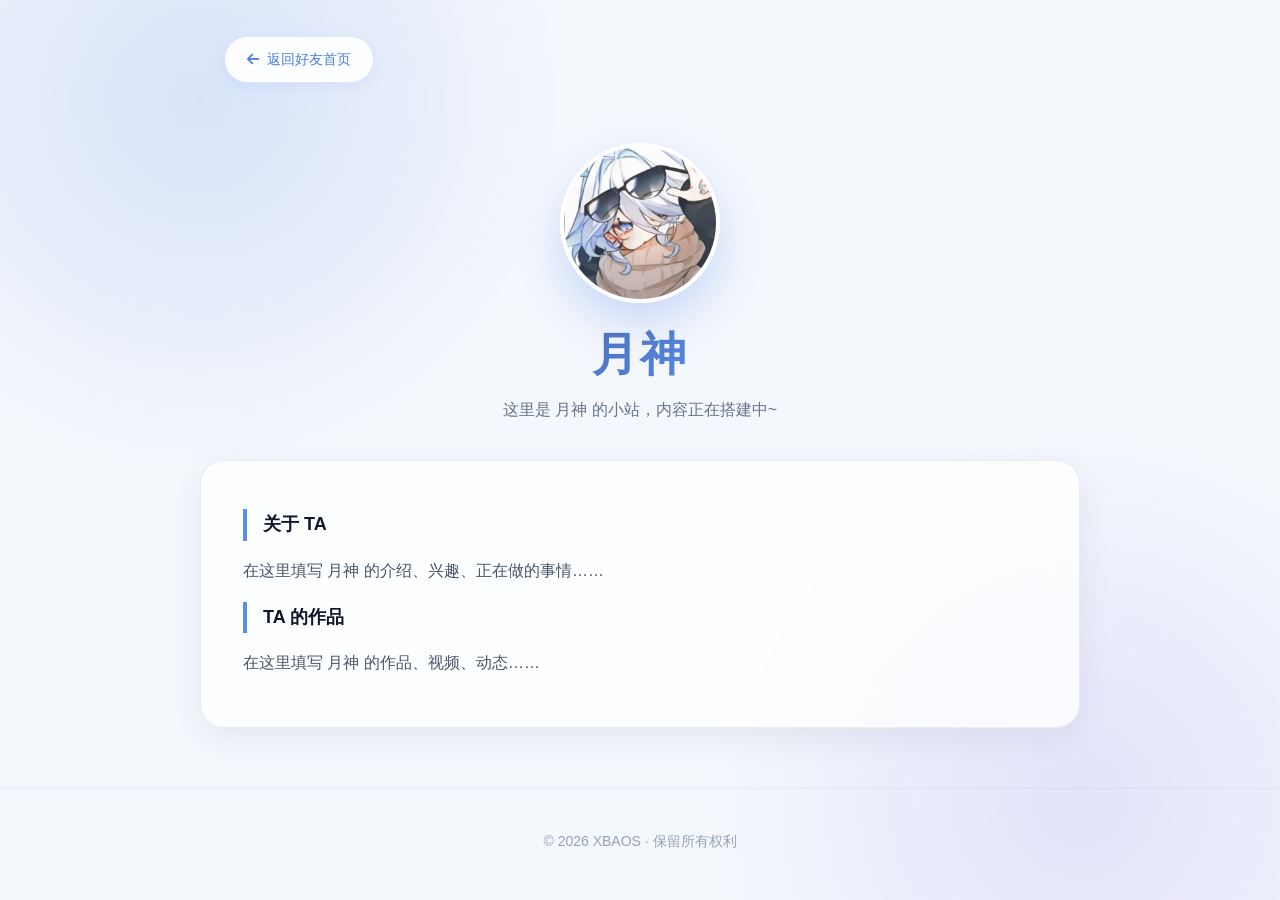
<file: friend-yueshen.html>
<!DOCTYPE html>
<html lang="zh-CN">
<head>
<meta charset="UTF-8">
<meta name="viewport" content="width=device-width, initial-scale=1.0">
<title>月神 | 沉默的朋友</title>
<!-- 样式与主站一致 -->
<link rel="stylesheet" href="css/fontawesome/all.min.css">
<link rel="stylesheet" href="css/base.css">
<link rel="stylesheet" href="css/layout.css">
<link rel="stylesheet" href="css/pages.css">
<link rel="stylesheet" href="css/person.css">
<link rel="stylesheet" href="css/responsive.css">
</head>
<body>

  <!-- 返回列表 -->
  <div class="person-topbar">
    <a href="index.html#friends" class="page-back"><i class="fa-solid fa-arrow-left"></i> 返回好友首页</a>
  </div>

  <!-- 首屏：头像 + 名字 -->
  <div class="person-hero">
    <img class="person-avatar" src="img/friend-yueshen.jpg" alt="月神">
    <h1 class="person-name">月神</h1>
    <!-- TODO: 把下面这句改成 TA 的一句话介绍，或删掉 -->
    <p class="person-tagline">这里是 月神 的小站，内容正在搭建中~</p>
  </div>

  <!-- 内容区：在下面填写 TA 的介绍、作品、联系方式等 -->
  <div class="article-card person-card">
    <!-- TODO: 关于 TA -->
    <h4>关于 TA</h4>
    <p>在这里填写 月神 的介绍、兴趣、正在做的事情……</p>

    <!-- TODO: 作品 / 日常 / 其他内容，需要更多板块就照着 h4 + p 复制 -->
    <h4>TA 的作品</h4>
    <p>在这里填写 月神 的作品、视频、动态……</p>
  </div>

  <footer>© 2026 XBAOS · 保留所有权利</footer>
</body>
</html>
</file>
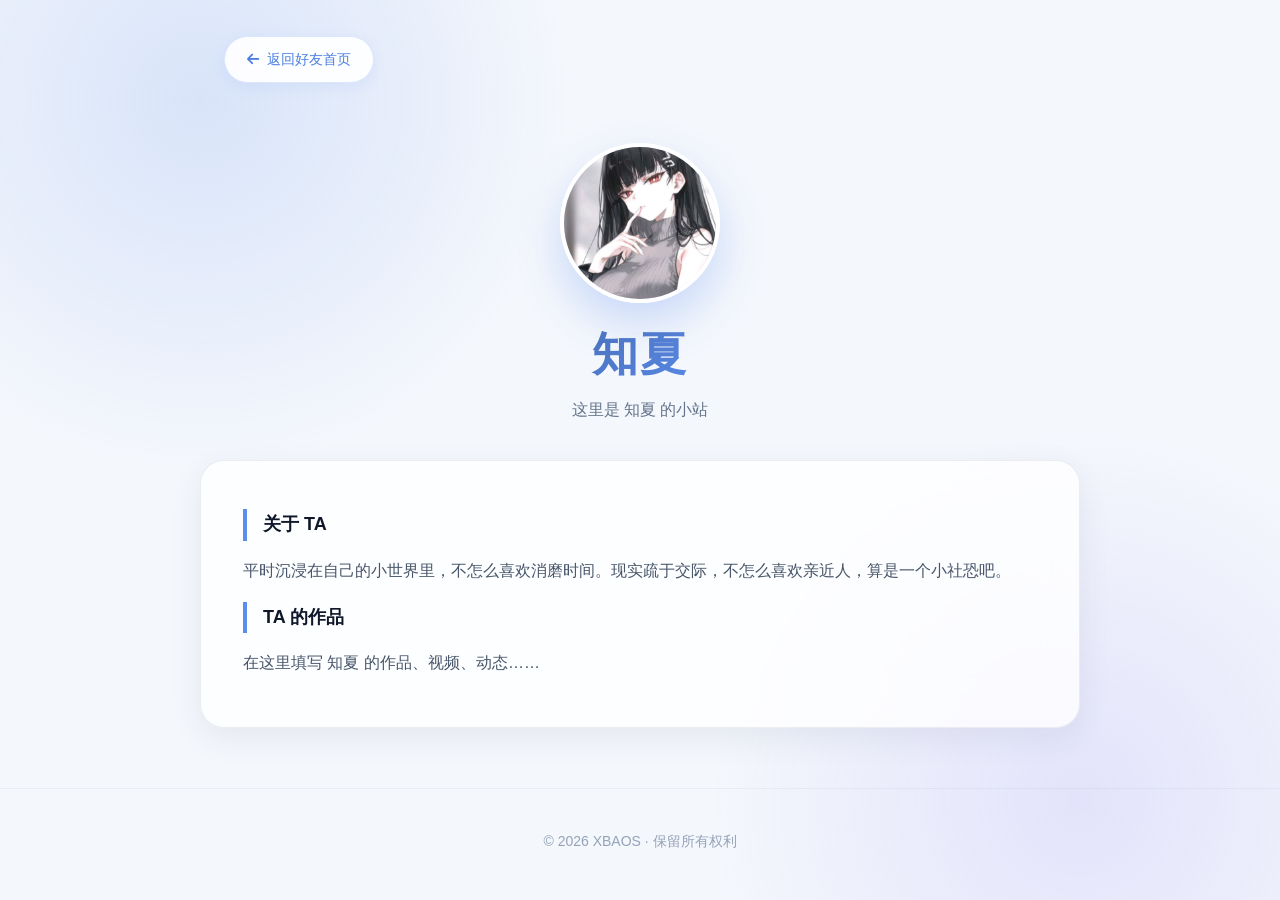
<file: friend-zhixia.html>
<!DOCTYPE html>
<html lang="zh-CN">
<head>
<meta charset="UTF-8">
<meta name="viewport" content="width=device-width, initial-scale=1.0">
<title>知夏 | 沉默的朋友</title>
<!-- 样式与主站一致 -->
<link rel="stylesheet" href="css/fontawesome/all.min.css">
<link rel="stylesheet" href="css/base.css">
<link rel="stylesheet" href="css/layout.css">
<link rel="stylesheet" href="css/pages.css">
<link rel="stylesheet" href="css/person.css">
<link rel="stylesheet" href="css/responsive.css">
</head>
<body>

  <!-- 返回列表 -->
  <div class="person-topbar">
    <a href="index.html#friends" class="page-back"><i class="fa-solid fa-arrow-left"></i> 返回好友首页</a>
  </div>

  <!-- 首屏：头像 + 名字 -->
  <div class="person-hero">
    <img class="person-avatar" src="img/friend-zhixia.jpg" alt="知夏">
    <h1 class="person-name">知夏</h1>
    <!-- TODO: 把下面这句改成 TA 的一句话介绍，或删掉 -->
    <p class="person-tagline">这里是 知夏 的小站</p>
  </div>

  <!-- 内容区：在下面填写 TA 的介绍、作品、联系方式等 -->
  <div class="article-card person-card">
    <!-- TODO: 关于 TA -->
    <h4>关于 TA</h4>
    <p>平时沉浸在自己的小世界里，不怎么喜欢消磨时间。现实疏于交际，不怎么喜欢亲近人，算是一个小社恐吧。</p>

    <!-- TODO: 作品 / 日常 / 其他内容，需要更多板块就照着 h4 + p 复制 -->
    <h4>TA 的作品</h4>
    <p>在这里填写 知夏 的作品、视频、动态……</p>
  </div>

  <footer>© 2026 XBAOS · 保留所有权利</footer>
</body>
</html>
</file>
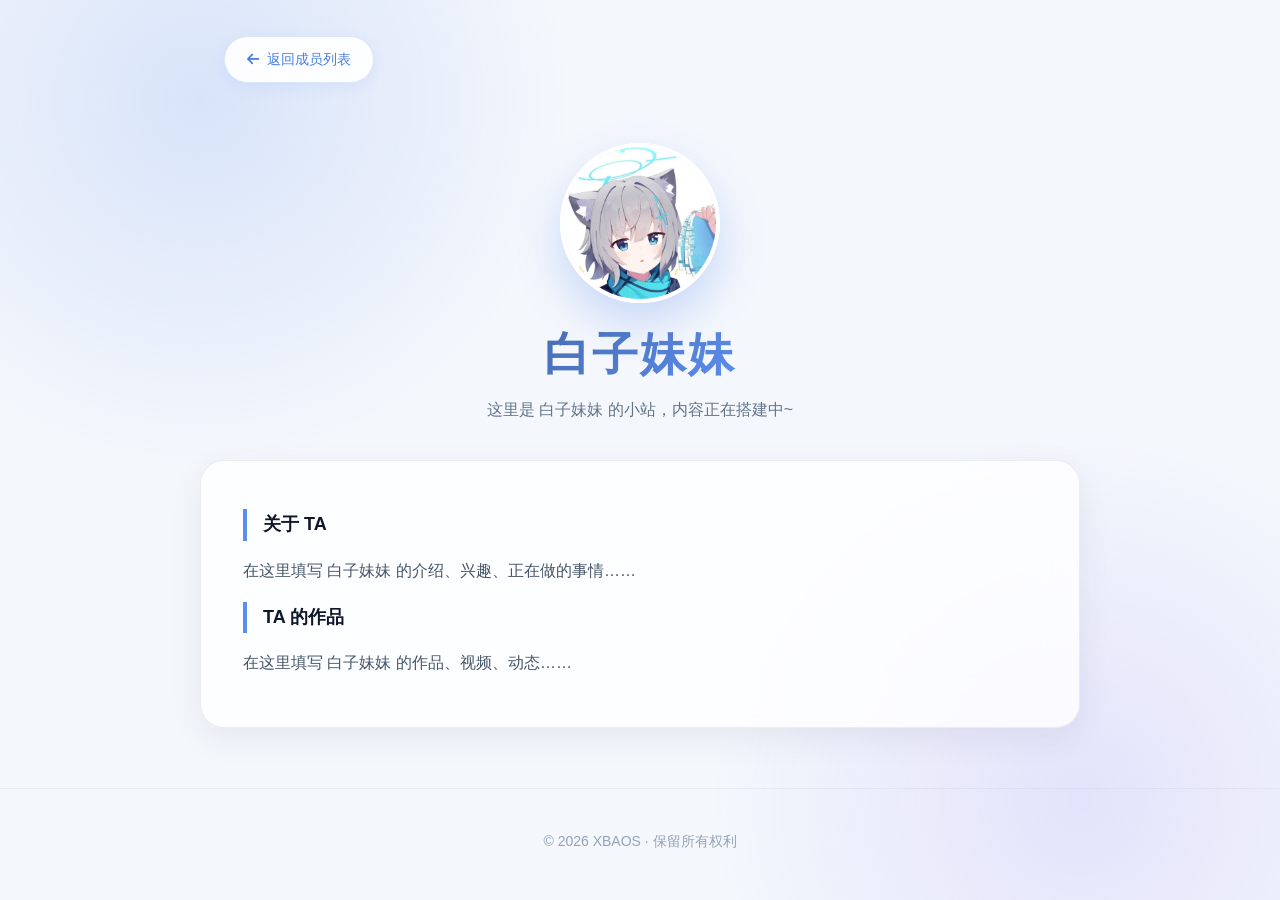
<file: member-baizimeimei.html>
<!DOCTYPE html>
<html lang="zh-CN">
<head>
<meta charset="UTF-8">
<meta name="viewport" content="width=device-width, initial-scale=1.0">
<title>白子妹妹 | 工作室成员</title>
<!-- 样式与主站一致 -->
<link rel="stylesheet" href="css/fontawesome/all.min.css">
<link rel="stylesheet" href="css/base.css">
<link rel="stylesheet" href="css/layout.css">
<link rel="stylesheet" href="css/pages.css">
<link rel="stylesheet" href="css/person.css">
<link rel="stylesheet" href="css/responsive.css">
</head>
<body>

  <!-- 返回列表 -->
  <div class="person-topbar">
    <a href="index.html#members" class="page-back"><i class="fa-solid fa-arrow-left"></i> 返回成员列表</a>
  </div>

  <!-- 首屏：头像 + 名字 -->
  <div class="person-hero">
    <img class="person-avatar" src="img/member-baizi-meimei.jpg" alt="白子妹妹">
    <h1 class="person-name">白子妹妹</h1>
    <!-- TODO: 把下面这句改成 TA 的一句话介绍，或删掉 -->
    <p class="person-tagline">这里是 白子妹妹 的小站，内容正在搭建中~</p>
  </div>

  <!-- 内容区：在下面填写 TA 的介绍、作品、联系方式等 -->
  <div class="article-card person-card">
    <!-- TODO: 关于 TA -->
    <h4>关于 TA</h4>
    <p>在这里填写 白子妹妹 的介绍、兴趣、正在做的事情……</p>

    <!-- TODO: 作品 / 日常 / 其他内容，需要更多板块就照着 h4 + p 复制 -->
    <h4>TA 的作品</h4>
    <p>在这里填写 白子妹妹 的作品、视频、动态……</p>
  </div>

  <footer>© 2026 XBAOS · 保留所有权利</footer>
</body>
</html>
</file>
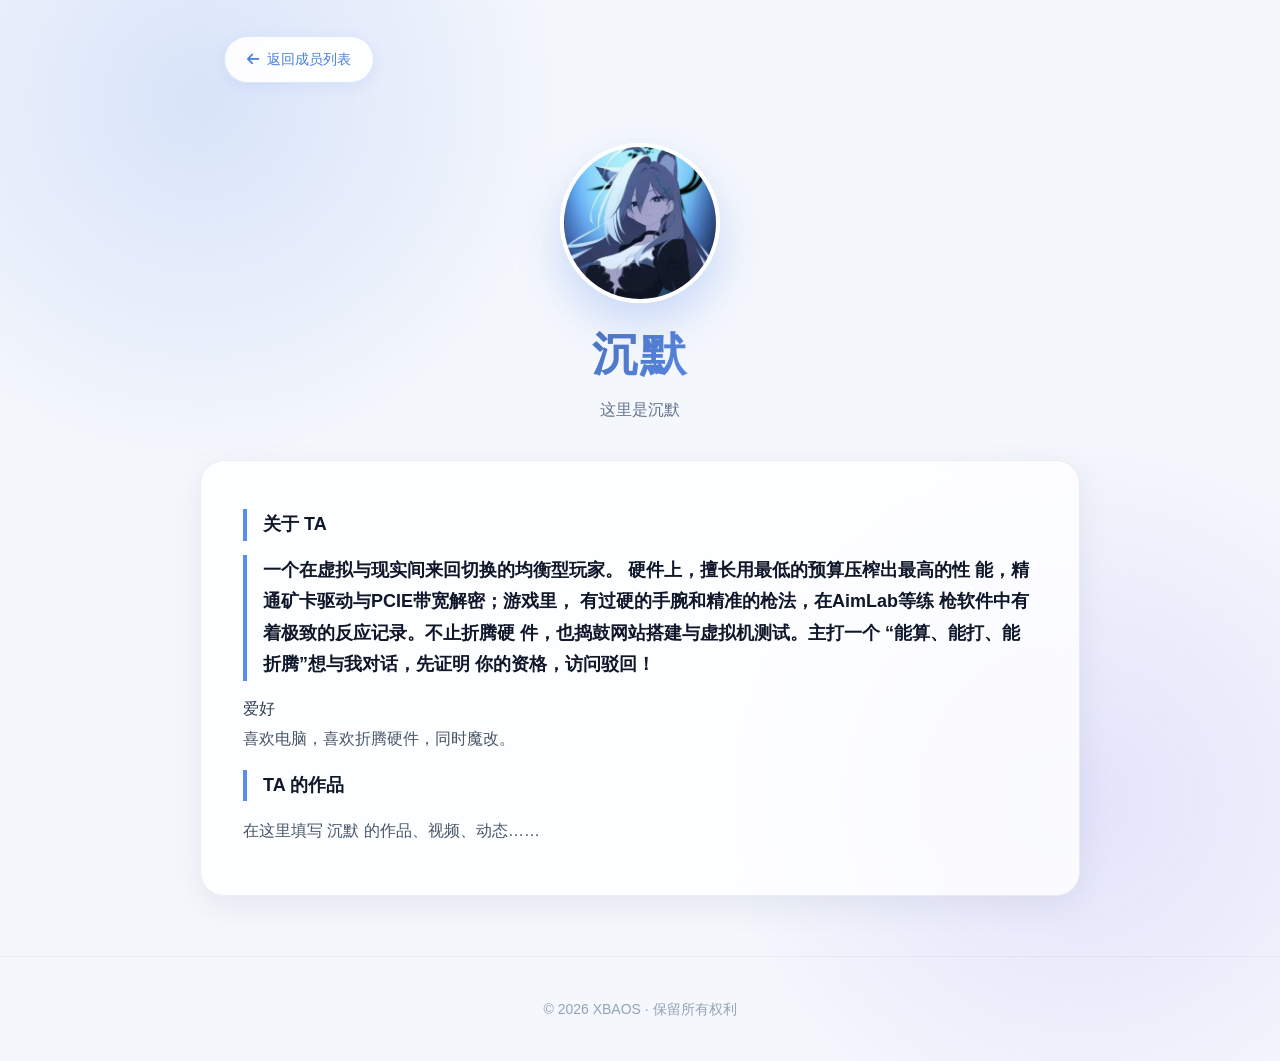
<file: member-silence.html>
<!DOCTYPE html>
<html lang="zh-CN">
<head>
<meta charset="UTF-8">
<meta name="viewport" content="width=device-width, initial-scale=1.0">
<title>沉默 | 工作室成员</title>
<!-- 样式与主站一致 -->
<link rel="stylesheet" href="css/fontawesome/all.min.css">
<link rel="stylesheet" href="css/base.css">
<link rel="stylesheet" href="css/layout.css">
<link rel="stylesheet" href="css/pages.css">
<link rel="stylesheet" href="css/person.css">
<link rel="stylesheet" href="css/responsive.css">
</head>
<body>

  <!-- 返回列表 -->
  <div class="person-topbar">
    <a href="index.html#members" class="page-back"><i class="fa-solid fa-arrow-left"></i> 返回成员列表</a>
  </div>

  <!-- 首屏：头像 + 名字 -->
  <div class="person-hero">
    <img class="person-avatar" src="img/member-silence.jpg" alt="沉默">
    <h1 class="person-name">沉默</h1>
    <!-- TODO: 把下面这句改成 TA 的一句话介绍，或删掉 -->
    <p class="person-tagline">这里是沉默</p>
  </div>

  <!-- 内容区：在下面填写 TA 的介绍、作品、联系方式等 -->
  <div class="article-card person-card">
    <!-- TODO: -->
    <h4>关于 TA <h4>
      一个在虚拟与现实间来回切换的均衡型玩家。
硬件上，擅长用最低的预算压榨出最高的性
能，精通矿卡驱动与PCIE带宽解密；游戏里，
有过硬的手腕和精准的枪法，在AimLab等练
枪软件中有着极致的反应记录。不止折腾硬
件，也捣鼓网站搭建与虚拟机测试。主打一个
“能算、能打、能折腾”想与我对话，先证明
你的资格，访问驳回！
</h4>爱好</h4>
    <p>喜欢电脑，喜欢折腾硬件，同时魔改。</p>

    <!-- TODO: 作品 / 日常 / 其他内容，需要更多板块就照着 h4 + p 复制 -->
    <h4>TA 的作品</h4>
    <p>在这里填写 沉默 的作品、视频、动态……</p>
  </div>

  <footer>© 2026 XBAOS · 保留所有权利</footer>
</body>
</html>
</file>
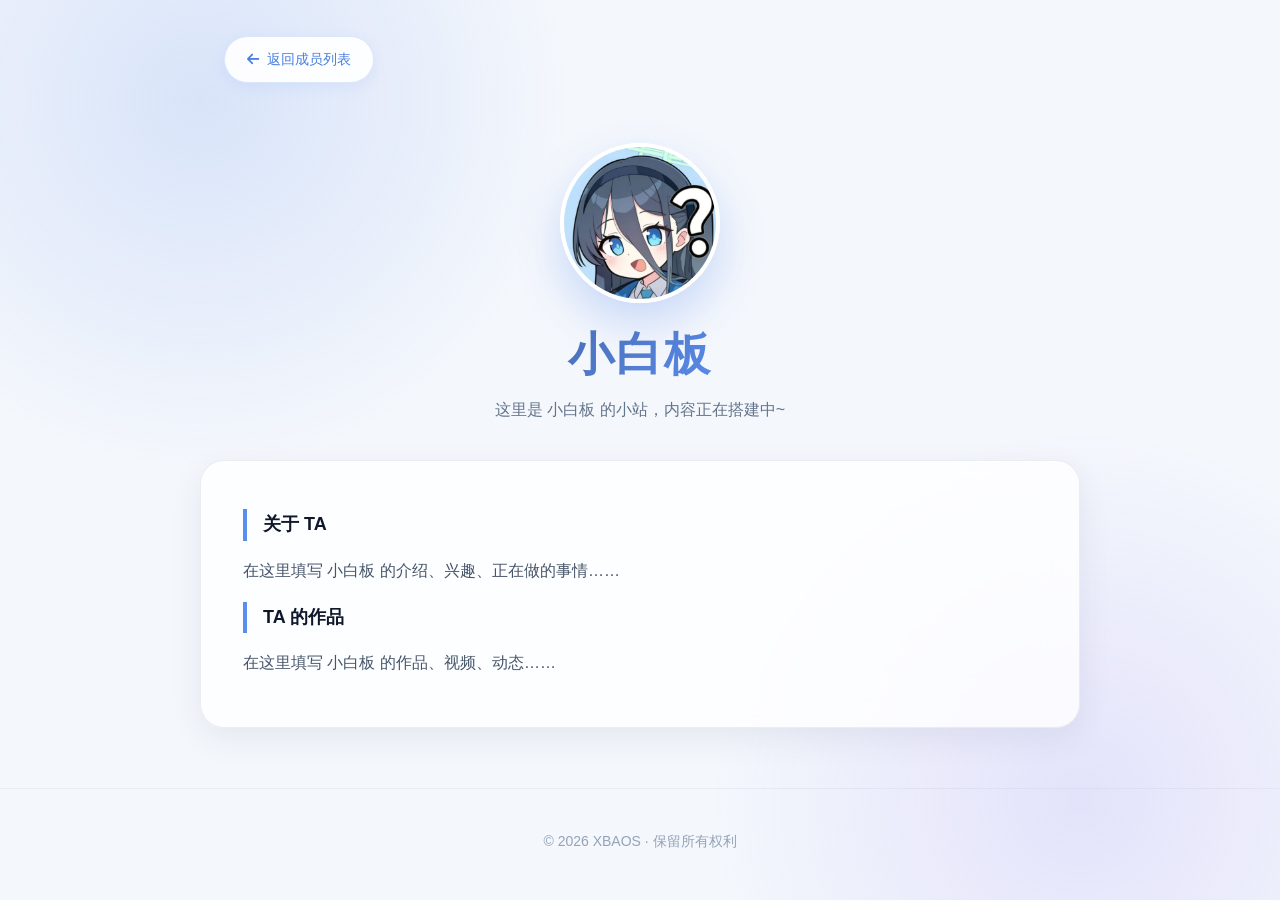
<file: member-xiaobaiban.html>
<!DOCTYPE html>
<html lang="zh-CN">
<head>
<meta charset="UTF-8">
<meta name="viewport" content="width=device-width, initial-scale=1.0">
<title>小白板 | 工作室成员</title>
<!-- 样式与主站一致 -->
<link rel="stylesheet" href="css/fontawesome/all.min.css">
<link rel="stylesheet" href="css/base.css">
<link rel="stylesheet" href="css/layout.css">
<link rel="stylesheet" href="css/pages.css">
<link rel="stylesheet" href="css/person.css">
<link rel="stylesheet" href="css/responsive.css">
</head>
<body>

  <!-- 返回列表 -->
  <div class="person-topbar">
    <a href="index.html#members" class="page-back"><i class="fa-solid fa-arrow-left"></i> 返回成员列表</a>
  </div>

  <!-- 首屏：头像 + 名字 -->
  <div class="person-hero">
    <img class="person-avatar" src="img/member-xiaobaiban.jpg" alt="小白板">
    <h1 class="person-name">小白板</h1>
    <!-- TODO: 把下面这句改成 TA 的一句话介绍，或删掉 -->
    <p class="person-tagline">这里是 小白板 的小站，内容正在搭建中~</p>
  </div>

  <!-- 内容区：在下面填写 TA 的介绍、作品、联系方式等 -->
  <div class="article-card person-card">
    <!-- TODO: 关于 TA -->
    <h4>关于 TA</h4>
    <p>在这里填写 小白板 的介绍、兴趣、正在做的事情……</p>

    <!-- TODO: 作品 / 日常 / 其他内容，需要更多板块就照着 h4 + p 复制 -->
    <h4>TA 的作品</h4>
    <p>在这里填写 小白板 的作品、视频、动态……</p>
  </div>

  <footer>© 2026 XBAOS · 保留所有权利</footer>
</body>
</html>
</file>
<file: css/base.css>
/* ============================================================
   base.css —— 全局变量 · 重置 · 基础元素样式
   分类：设计令牌（颜色/阴影/渐变）+ 浏览器默认样式归零 + 全局标签样式
   ============================================================ */

* { margin: 0; padding: 0; box-sizing: border-box; }

:root {
  --primary: #5B8DEF;
  --primary-dark: #4A7FE0;
  --accent: #8B7CF6;
  --text: #334155;
  --text-dark: #0F172A;
  --text-light: #64748B;
  --bg: #F4F7FC;
  --card: rgba(255, 255, 255, .82);
  --border: rgba(148, 163, 184, .18);
  --hl-bg: linear-gradient(120deg, #DCE9FD, #E4DBFE);
  --hl-text: #1E40AF;
  --shadow-md: 0 10px 32px rgba(51, 65, 85, .08);
  --shadow-lg: 0 20px 48px rgba(51, 65, 85, .12);
  --gradient-primary: linear-gradient(135deg, #5B8DEF 0%, #8B7CF6 100%);
  --gradient-soft: linear-gradient(135deg, #EAF1FE 0%, #F0EBFE 100%);
}

html { scroll-behavior: smooth; scroll-padding-top: 90px; }

body {
  font-family: -apple-system, BlinkMacSystemFont, "Segoe UI", "PingFang SC",
               "Hiragino Sans GB", "Microsoft YaHei", sans-serif;
  background: var(--bg); color: var(--text); line-height: 1.75;
  -webkit-font-smoothing: antialiased; overflow-x: hidden; position: relative;
}

/* 页面两侧的装饰光晕 */
body::before {
  content: ""; position: fixed; top: -300px; left: -200px;
  width: 800px; height: 800px; border-radius: 50%;
  background: radial-gradient(circle, rgba(91, 141, 239, .18), transparent 65%);
  pointer-events: none; z-index: -2;
}
body::after {
  content: ""; position: fixed; bottom: -300px; right: -200px;
  width: 800px; height: 800px; border-radius: 50%;
  background: radial-gradient(circle, rgba(139, 124, 246, .16), transparent 65%);
  pointer-events: none; z-index: -2;
}

a { text-decoration: none; color: inherit; }
img { display: block; max-width: 100%; }
mark { background: var(--hl-bg); color: var(--hl-text); padding: 1px 4px; border-radius: 4px; font-weight: 600; }

/* 全文通用的高亮强调文字（首页/驱动页/文章页共用） */
.hl {
  color: var(--primary-dark); font-weight: 700;
  background: linear-gradient(180deg, transparent 62%, rgba(91, 141, 239, .22) 62%);
  padding: 0 2px;
}
</file>
<file: css/layout.css>
/* ============================================================
   layout.css —— 页面骨架 · 导航栏 · 搜索面板 · 侧边导航 · 页脚
   分类：整站复用的布局结构（每个页面都引入）
   ============================================================ */

/* ---------- 顶部导航栏 ---------- */
.nav {
  position: fixed; top: 0; left: 0; right: 0; z-index: 100;
  background: rgba(255, 255, 255, .72);
  backdrop-filter: saturate(180%) blur(20px);
  -webkit-backdrop-filter: saturate(180%) blur(20px);
  border-bottom: 1px solid rgba(148, 163, 184, .12);
  transition: top .4s cubic-bezier(.4, 0, .2, 1), background .35s ease, border-color .35s ease, box-shadow .35s ease;
}
.nav-inner {
  max-width: 1100px; margin: 0 auto; padding: 0 24px; height: 68px;
  display: flex; align-items: center; justify-content: center; position: relative;
  transition: padding .4s cubic-bezier(.4, 0, .2, 1), height .4s cubic-bezier(.4, 0, .2, 1);
}
.nav-links {
  position: relative; display: flex; align-items: center; justify-content: center;
  gap: 4px; overflow: visible; max-width: 1050px; width: 100%;
  background: transparent; border: 1px solid transparent; border-radius: 999px; padding: 0;
  transition: max-width .42s cubic-bezier(.65, 0, .35, 1), padding .42s cubic-bezier(.65, 0, .35, 1),
    background .3s ease, border-color .3s ease, box-shadow .3s ease;
}
.nav-links a {
  display: inline-block; padding: 8px 14px; font-size: 15px; color: #475569;
  border-radius: 999px; white-space: nowrap; cursor: pointer; font-weight: 500;
  transform-origin: center center;
  transition: color .2s ease, background .2s ease, opacity .3s ease,
    padding .42s cubic-bezier(.65, 0, .35, 1), font-size .42s cubic-bezier(.65, 0, .35, 1),
    transform .42s cubic-bezier(.65, 0, .35, 1), margin .42s cubic-bezier(.65, 0, .35, 1),
    max-width .42s cubic-bezier(.65, 0, .35, 1);
  max-width: 200px; overflow: hidden;
}
.nav-links a:hover { color: var(--primary); background: rgba(91, 141, 239, .08); }
.nav-links a.active {
  color: #fff; background: var(--gradient-primary); font-weight: 600;
  box-shadow: 0 6px 18px rgba(91, 141, 239, .35);
}

/* ---------- 导航栏搜索框 ---------- */
.nav-search {
  position: relative; margin-left: 12px; flex-shrink: 0;
  transition: max-width .42s cubic-bezier(.65, 0, .35, 1), opacity .3s ease, margin .42s cubic-bezier(.65, 0, .35, 1);
  max-width: 260px;
}
.nav-search-input {
  width: 200px; height: 40px; padding: 0 40px 0 18px;
  border: 1px solid rgba(148, 163, 184, .25); border-radius: 999px;
  background: rgba(255, 255, 255, .9); color: var(--text); font-family: inherit; font-size: 14px;
  outline: none; transition: border-color .25s ease, box-shadow .25s ease, width .3s ease, background .25s ease;
}
.nav-search-input::placeholder { color: #94a3b8; }
.nav-search-input:focus {
  border-color: var(--primary); background: #fff;
  box-shadow: 0 0 0 4px rgba(91, 141, 239, .14); width: 220px;
}
.nav-search-icon {
  position: absolute; right: 16px; top: 50%; transform: translateY(-50%);
  color: var(--primary); font-size: 14px; cursor: pointer;
}

/* 移动端迷你搜索框 */
.nav-search-mini {
  display: none; align-items: center; gap: 8px;
  background: rgba(255, 255, 255, .92);
  backdrop-filter: saturate(180%) blur(20px);
  -webkit-backdrop-filter: saturate(180%) blur(20px);
  border: 1px solid rgba(148, 163, 184, .2); border-radius: 999px;
  padding: 8px 16px 8px 20px;
  box-shadow: 0 10px 30px rgba(51, 65, 85, .12);
  position: relative;
}
.nav-search-mini input {
  width: 130px; height: 26px; border: none; background: transparent;
  color: var(--text); font-family: inherit; font-size: 14px; outline: none;
}
.nav-search-mini input::placeholder { color: #94a3b8; }
.nav-search-mini i { color: var(--primary); font-size: 14px; cursor: pointer; }

/* 首页滚动后导航收缩成胶囊 */
.nav.mini {
  top: 16px; left: 50%; right: auto; transform: translateX(-50%); width: auto;
  background: transparent; backdrop-filter: none; -webkit-backdrop-filter: none;
  border-bottom: 1px solid transparent; box-shadow: none; z-index: 999;
  transition: top .4s cubic-bezier(.4, 0, .2, 1), transform .4s cubic-bezier(.4, 0, .2, 1),
    background .3s ease, border-color .3s ease, box-shadow .3s ease;
}
.nav.mini .nav-inner { padding: 0; height: auto; max-width: none; justify-content: center; width: auto; }
.nav.mini .nav-links {
  max-width: 0; width: 0; padding: 0; gap: 0; overflow: hidden;
  border: 1px solid transparent; background: transparent; box-shadow: none;
  transition: max-width .42s cubic-bezier(.65, 0, .35, 1), width .42s cubic-bezier(.65, 0, .35, 1), padding .42s cubic-bezier(.65, 0, .35, 1);
}
.nav.mini .nav-links a {
  opacity: 0; padding: 0; font-size: 0; max-width: 0; margin: 0;
  transform: scaleX(0); pointer-events: none;
}
.nav.mini .nav-search {
  max-width: 0; opacity: 0; margin: 0; overflow: hidden; pointer-events: none;
  transition: max-width .42s cubic-bezier(.65, 0, .35, 1), opacity .25s ease, margin .42s cubic-bezier(.65, 0, .35, 1);
}
.nav.mini .nav-search-mini { display: inline-flex; }

/* ---------- 搜索结果面板 ---------- */
.search-panel {
  position: absolute; top: calc(100% + 12px); right: 0;
  width: 400px; max-width: calc(100vw - 32px); max-height: 440px;
  overflow-y: auto;
  background: rgba(255, 255, 255, .96);
  backdrop-filter: saturate(180%) blur(20px);
  -webkit-backdrop-filter: saturate(180%) blur(20px);
  border: 1px solid rgba(148, 163, 184, .18); border-radius: 18px;
  box-shadow: 0 24px 60px rgba(51, 65, 85, .18); padding: 10px;
  display: none; z-index: 3000;
}
.search-panel.show { display: block; }
.search-empty { padding: 20px 16px; text-align: center; color: var(--text-light); font-size: 14px; }
.search-result {
  padding: 12px 14px; border-radius: 12px; cursor: pointer;
  transition: background .2s ease, transform .2s ease;
}
.search-result:hover { background: rgba(91, 141, 239, .08); transform: translateX(2px); }
.search-result-source { font-size: 12px; color: var(--primary); font-weight: 700; margin-bottom: 4px; letter-spacing: .3px; }
.search-result-snippet { font-size: 13px; color: #475569; line-height: 1.7; word-break: break-word; }

/* ---------- 右侧悬浮导航（仅首页） ---------- */
.side-nav {
  position: fixed; top: 50%; right: 20px;
  transform: translateY(-50%) translateX(140%);
  z-index: 2000;
  display: flex; flex-direction: column; gap: 8px;
  opacity: 0;
  transition: transform .45s cubic-bezier(.4, 0, .2, 1), opacity .35s ease;
  pointer-events: none;
}
.side-nav.show { transform: translateY(-50%) translateX(0); opacity: 1; pointer-events: auto; }
.side-nav a {
  display: block; padding: 9px 16px; font-size: 13px;
  color: #475569; font-weight: 500;
  background: rgba(255, 255, 255, .85);
  backdrop-filter: saturate(180%) blur(20px);
  -webkit-backdrop-filter: saturate(180%) blur(20px);
  border: 1px solid rgba(148, 163, 184, .2);
  border-radius: 12px;
  box-shadow: 0 6px 18px rgba(51, 65, 85, .08);
  text-align: center; white-space: nowrap; cursor: pointer;
  pointer-events: auto;
  transition: color .2s ease, background .25s ease, border-color .2s ease,
    transform .25s cubic-bezier(.4, 0, .2, 1), box-shadow .25s ease;
}
.side-nav a:hover {
  color: var(--primary); border-color: rgba(91, 141, 239, .45);
  background: #fff; transform: translateX(-6px);
  box-shadow: 0 10px 24px rgba(91, 141, 239, .18);
}
.side-nav a.active {
  color: #fff; background: var(--gradient-primary);
  border-color: transparent; font-weight: 600;
  box-shadow: 0 10px 26px rgba(91, 141, 239, .4);
}

/* ---------- 页脚 ---------- */
footer { text-align: center; padding: 40px 24px; font-size: 14px; color: #94a3b8; border-top: 1px solid rgba(148, 163, 184, .12); margin-top: 20px; }
</file>
<file: css/home.css>
/* ============================================================
   home.css —— 首页专属样式
   分类：首屏 Hero · 关于我 · 统计 · 技能条 · 项目 · 格言 ·
         链接 · 社交 · 联系 · 驱动入口块 · 滚动动画
   ============================================================ */

/* ---------- 首屏 Hero ---------- */
.hero { max-width: 880px; margin: 0 auto; padding: 140px 24px 80px; text-align: center; }
.avatar-wrap { position: relative; display: inline-block; margin-bottom: 32px; }
.avatar-wrap::after {
  content: ""; position: absolute; inset: -14px; border-radius: 50%;
  border: 2px dashed rgba(91, 141, 239, .3); animation: spin 30s linear infinite;
}
.avatar-wrap::before {
  content: ""; position: absolute; inset: -30px; border-radius: 50%;
  background: radial-gradient(circle, rgba(91, 141, 239, .18), transparent 65%);
  z-index: -1;
}
@keyframes spin { to { transform: rotate(360deg); } }
.avatar {
  width: 156px; height: 156px; border-radius: 50%;
  object-fit: cover; object-position: center;
  background: var(--gradient-soft); border: 4px solid #fff;
  box-shadow: 0 20px 44px rgba(91, 141, 239, .28);
}
.name {
  font-size: clamp(36px, 7vw, 56px); font-weight: 800;
  background: linear-gradient(135deg, #1F2937 0%, #5B8DEF 60%, #8B7CF6 100%);
  -webkit-background-clip: text; background-clip: text;
  -webkit-text-fill-color: transparent;
  letter-spacing: 4px; line-height: 1.25; margin-bottom: 16px;
}
.tagline { font-size: clamp(15px, 2.4vw, 18px); color: var(--text-light); max-width: 540px; margin: 0 auto 40px; }
.hero-actions { display: flex; gap: 14px; justify-content: center; flex-wrap: wrap; }

/* ---------- 按钮（首页用） ---------- */
.btn {
  display: inline-flex; align-items: center; gap: 8px;
  padding: 13px 32px; border-radius: 999px;
  font-size: 15px; font-weight: 600;
  transition: all .3s cubic-bezier(.4, 0, .2, 1);
  border: none; cursor: pointer; font-family: inherit;
}
.btn-primary { background: var(--gradient-primary); color: #fff; box-shadow: 0 10px 26px rgba(91, 141, 239, .35); }
.btn-primary:hover { transform: translateY(-3px); box-shadow: 0 18px 38px rgba(91, 141, 239, .45); }
.btn-ghost {
  background: rgba(255, 255, 255, .9); color: var(--primary);
  border: 1px solid rgba(91, 141, 239, .3);
  backdrop-filter: blur(10px);
}
.btn-ghost:hover { background: #fff; transform: translateY(-3px); box-shadow: 0 14px 28px rgba(91, 141, 239, .18); }

/* ---------- 区块容器与标题 ---------- */
.section { max-width: 880px; margin: 0 auto; padding: 10px 24px 90px; scroll-margin-top: 90px; }
.section-title {
  font-size: 24px; font-weight: 800; color: var(--text-dark);
  text-align: center; margin-bottom: 40px; position: relative; letter-spacing: .5px;
}
.section-title::after {
  content: ""; display: block; width: 44px; height: 4px;
  border-radius: 4px; background: var(--gradient-primary); margin: 14px auto 0;
}

/* ---------- 关于我卡片 ---------- */
.card {
  background: var(--card);
  backdrop-filter: saturate(180%) blur(20px);
  -webkit-backdrop-filter: saturate(180%) blur(20px);
  border: 1px solid var(--border); border-radius: 24px; padding: 44px;
  box-shadow: var(--shadow-md);
}
.card p { font-size: 16px; color: #475569; margin-bottom: 20px; }
.card p:last-child { margin-bottom: 0; }

/* ---------- 标签 ---------- */
.tags { display: flex; flex-wrap: wrap; gap: 10px; justify-content: center; margin-top: 32px; }
.tag {
  font-size: 13px; color: var(--primary-dark); background: rgba(91, 141, 239, .1);
  padding: 7px 16px; border-radius: 999px; font-weight: 500;
  border: 1px solid rgba(91, 141, 239, .12);
}

/* ---------- 数据统计 ---------- */
.stats { display: grid; grid-template-columns: repeat(3, 1fr); gap: 20px; }
.stat {
  background: var(--card);
  backdrop-filter: saturate(180%) blur(20px);
  -webkit-backdrop-filter: saturate(180%) blur(20px);
  border: 1px solid var(--border); border-radius: 20px; padding: 32px 16px;
  text-align: center; box-shadow: var(--shadow-md);
  transition: transform .4s cubic-bezier(.4, 0, .2, 1), box-shadow .4s ease;
}
.stat:hover { transform: translateY(-4px); box-shadow: var(--shadow-lg); }
.stat-num {
  font-size: 34px; font-weight: 800;
  background: var(--gradient-primary); -webkit-background-clip: text; background-clip: text;
  -webkit-text-fill-color: transparent; line-height: 1.2;
}
.stat-label { font-size: 13px; color: var(--text-light); margin-top: 8px; font-weight: 500; }

/* ---------- 技能条 ---------- */
.skills {
  background: var(--card);
  backdrop-filter: saturate(180%) blur(20px);
  -webkit-backdrop-filter: saturate(180%) blur(20px);
  border: 1px solid var(--border); border-radius: 24px; padding: 44px;
  box-shadow: var(--shadow-md);
}
.skill { margin-bottom: 28px; }
.skill:last-child { margin-bottom: 0; }
.skill-head { display: flex; justify-content: space-between; align-items: center; margin-bottom: 10px; }
.skill-name { font-size: 15px; font-weight: 600; color: var(--text-dark); }
.skill-percent {
  font-size: 13px;
  background: var(--gradient-primary); -webkit-background-clip: text; background-clip: text;
  -webkit-text-fill-color: transparent; font-weight: 700;
}
.skill-bar { height: 10px; background: rgba(148, 163, 184, .14); border-radius: 999px; overflow: hidden; }
.skill-fill {
  height: 100%; width: 0; border-radius: 999px; background: var(--gradient-primary);
  transition: width 1.6s cubic-bezier(.22, .61, .36, 1);
  box-shadow: 0 0 12px rgba(91, 141, 239, .5);
}

/* ---------- 项目卡片 ---------- */
.projects { display: grid; grid-template-columns: repeat(3, 1fr); gap: 20px; }
.project {
  background: var(--card);
  backdrop-filter: saturate(180%) blur(20px);
  -webkit-backdrop-filter: saturate(180%) blur(20px);
  border: 1px solid var(--border); border-radius: 24px; padding: 32px 26px;
  box-shadow: var(--shadow-md);
  transition: transform .45s cubic-bezier(.4, 0, .2, 1), box-shadow .45s ease, border-color .3s ease;
}
.project.clickable { cursor: pointer; }
.project:hover { transform: translateY(-8px); box-shadow: var(--shadow-lg); border-color: rgba(91, 141, 239, .3); }
.project-icon {
  width: 54px; height: 54px; border-radius: 16px;
  display: flex; align-items: center; justify-content: center;
  font-size: 22px; color: #fff; background: var(--gradient-primary);
  margin-bottom: 20px; box-shadow: 0 8px 22px rgba(91, 141, 239, .35);
}
.project-title { font-size: 17px; font-weight: 700; color: var(--text-dark); margin-bottom: 10px; }
.project-desc { font-size: 14px; color: var(--text-light); line-height: 1.7; }
.project-enter {
  display: inline-flex; align-items: center; gap: 6px;
  margin-top: 18px; font-size: 13px; color: var(--primary); font-weight: 600;
}
.project-enter i { transition: transform .3s cubic-bezier(.4, 0, .2, 1); }
.project.clickable:hover .project-enter i { transform: translateX(4px); }

/* ---------- 子页面入口块（好友/成员/驱动） ---------- */
.driver-block {
  background: linear-gradient(135deg, rgba(91, 141, 239, .12) 0%, rgba(139, 124, 246, .1) 100%);
  backdrop-filter: saturate(180%) blur(20px);
  -webkit-backdrop-filter: saturate(180%) blur(20px);
  border: 1px solid rgba(91, 141, 239, .2);
  border-radius: 24px; padding: 44px 36px;
  box-shadow: 0 16px 40px rgba(91, 141, 239, .14);
  text-align: center; position: relative; overflow: hidden;
}
.driver-block::before {
  content: ""; position: absolute; top: -50%; right: -20%;
  width: 400px; height: 400px; border-radius: 50%;
  background: radial-gradient(circle, rgba(139, 124, 246, .18), transparent 65%);
  pointer-events: none;
}
.driver-block-icon {
  width: 68px; height: 68px; border-radius: 20px;
  display: flex; align-items: center; justify-content: center;
  background: #fff; color: var(--primary); font-size: 28px;
  margin: 0 auto 22px; box-shadow: 0 10px 24px rgba(91, 141, 239, .22);
  position: relative; z-index: 1;
}
.driver-block h3 { font-size: 22px; font-weight: 800; color: var(--text-dark); margin-bottom: 12px; position: relative; z-index: 1; }
.driver-block p {
  font-size: 15px; color: #475569; margin-bottom: 28px;
  max-width: 520px; margin-left: auto; margin-right: auto;
  position: relative; z-index: 1;
}
.driver-block .btn { position: relative; z-index: 1; }

/* ---------- 格言 ---------- */
.quote {
  text-align: center; background: var(--gradient-soft);
  border: 1px solid rgba(91, 141, 239, .15);
  border-radius: 24px; padding: 52px 36px;
  position: relative; overflow: hidden;
}
.quote::before {
  content: ""; position: absolute; top: -60px; left: 50%; transform: translateX(-50%);
  width: 200px; height: 200px; border-radius: 50%;
  background: radial-gradient(circle, rgba(91, 141, 239, .2), transparent 65%);
}
.quote-text { font-size: clamp(18px, 2.8vw, 23px); font-weight: 700; color: var(--text-dark); line-height: 1.8; margin-bottom: 16px; position: relative; }
.quote-author { font-size: 14px; color: var(--text-light); position: relative; }

/* ---------- 外部平台链接 ---------- */
.links { display: grid; grid-template-columns: repeat(3, 1fr); gap: 20px; }
.link-item {
  background: var(--card);
  backdrop-filter: saturate(180%) blur(20px);
  -webkit-backdrop-filter: saturate(180%) blur(20px);
  border: 1px solid var(--border); border-radius: 22px; padding: 30px 18px;
  text-align: center; box-shadow: var(--shadow-md);
  transition: transform .45s cubic-bezier(.4, 0, .2, 1), border-color .3s ease, box-shadow .45s ease;
  cursor: pointer;
}
.link-item:hover { transform: translateY(-6px); border-color: rgba(91, 141, 239, .35); box-shadow: 0 18px 38px rgba(91, 141, 239, .18); }
.link-item i {
  font-size: 24px; background: var(--gradient-primary);
  -webkit-background-clip: text; background-clip: text;
  -webkit-text-fill-color: transparent;
  margin-bottom: 12px; display: inline-block;
}
.link-item span { display: block; font-size: 14px; color: var(--text-dark); font-weight: 600; }

/* ---------- 联系我 ---------- */
.contact-text { text-align: center; color: var(--text-light); font-size: 16px; margin-bottom: 32px; }
.socials { display: flex; justify-content: center; flex-wrap: wrap; gap: 18px; }
.social {
  width: 60px; height: 60px; border-radius: 50%;
  display: flex; align-items: center; justify-content: center;
  font-size: 22px; color: var(--primary);
  background: rgba(255, 255, 255, .9); backdrop-filter: blur(10px);
  border: 1px solid rgba(148, 163, 184, .2);
  box-shadow: 0 8px 22px rgba(51, 65, 85, .08);
  transition: transform .4s cubic-bezier(.4, 0, .2, 1), background .3s ease, color .3s ease, box-shadow .4s ease;
  cursor: pointer;
}
.social:hover {
  background: var(--gradient-primary); color: #fff;
  transform: translateY(-6px); box-shadow: 0 18px 38px rgba(91, 141, 239, .4);
  border-color: transparent;
}
.contact-info { display: flex; flex-wrap: wrap; justify-content: center; gap: 14px; margin-top: 32px; }
.contact-item {
  display: inline-flex; align-items: center; gap: 10px;
  padding: 14px 26px;
  background: rgba(255, 255, 255, .92); backdrop-filter: blur(10px);
  border: 1px solid rgba(148, 163, 184, .2); border-radius: 999px;
  color: var(--text-dark); font-size: 15px; font-weight: 500;
  box-shadow: 0 6px 20px rgba(51, 65, 85, .08);
  transition: transform .4s cubic-bezier(.4, 0, .2, 1), color .3s ease, border-color .3s ease, box-shadow .4s ease;
}
.contact-item i {
  background: var(--gradient-primary); -webkit-background-clip: text; background-clip: text;
  -webkit-text-fill-color: transparent; font-size: 18px;
}
.contact-item:hover { color: var(--primary); border-color: rgba(91, 141, 239, .45); transform: translateY(-4px); box-shadow: 0 14px 32px rgba(91, 141, 239, .22); }

/* ---------- 滚动动画 ---------- */
.reveal { opacity: 0; transform: translateY(30px); transition: opacity .9s ease, transform .9s cubic-bezier(.4, 0, .2, 1); }
.reveal.visible { opacity: 1; transform: none; }
.fade-out { transition: opacity 1.2s ease, transform 1.2s ease; will-change: opacity, transform; }
</file>
<file: css/pages.css>
/* ============================================================
   pages.css —— 子页面专属样式
   分类：驱动下载页 · 文章页 · 好友页 · 成员页
   （子页面容器 / 返回按钮 / 页标题 / 区块卡片 / 头像列表等）
   ============================================================ */

/* ---------- 子页面容器（默认隐藏，JS 切换 .active 显示） ---------- */
.driver-page { display: none; max-width: 880px; margin: 0 auto; padding: 70px 24px 100px; }
.driver-page.active { display: block; }
.article-page { display: none; max-width: 880px; margin: 0 auto; padding: 70px 24px 100px; }
.article-page.active { display: block; }
.friends-page { display: none; max-width: 880px; margin: 0 auto; padding: 70px 24px 100px; }
.friends-page.active { display: block; }
.members-page { display: none; max-width: 880px; margin: 0 auto; padding: 70px 24px 100px; }
.members-page.active { display: block; }

/* ---------- 返回按钮 / 页面标题 ---------- */
.page-back {
  display: inline-flex; align-items: center; gap: 8px; font-size: 14px;
  color: var(--primary-dark); background: rgba(255, 255, 255, .92); backdrop-filter: blur(10px);
  border: 1px solid rgba(91, 141, 239, .2);
  padding: 10px 22px; border-radius: 999px; margin-bottom: 32px;
  cursor: pointer; font-family: inherit; font-weight: 500;
  box-shadow: 0 4px 14px rgba(91, 141, 239, .1);
  transition: background .3s ease, transform .4s cubic-bezier(.4, 0, .2, 1), box-shadow .3s ease;
}
.page-back:hover { background: #fff; transform: translateX(-4px); box-shadow: 0 8px 22px rgba(91, 141, 239, .18); }

.page-title {
  font-size: clamp(28px, 5vw, 38px); font-weight: 800;
  background: linear-gradient(135deg, #1F2937 0%, #5B8DEF 60%, #8B7CF6 100%);
  -webkit-background-clip: text; background-clip: text; -webkit-text-fill-color: transparent;
  text-align: center; margin-bottom: 12px; letter-spacing: 1px;
}
.page-subtitle { text-align: center; color: var(--text-light); font-size: 15px; margin-bottom: 52px; }

/* ---------- 通用区块卡片（驱动页 / 好友页 / 成员页） ---------- */
.driver-section {
  background: var(--card);
  backdrop-filter: saturate(180%) blur(20px);
  -webkit-backdrop-filter: saturate(180%) blur(20px);
  border: 1px solid var(--border); border-radius: 24px;
  padding: 38px 34px; box-shadow: var(--shadow-md); margin-bottom: 24px;
}
.driver-section-head { display: flex; align-items: center; gap: 16px; margin-bottom: 20px; }
.driver-section-icon {
  width: 48px; height: 48px; border-radius: 14px;
  display: flex; align-items: center; justify-content: center;
  background: var(--gradient-soft); color: var(--primary);
  font-size: 20px; flex-shrink: 0; border: 1px solid rgba(91, 141, 239, .15);
}
.driver-section-head h3 { font-size: 18px; font-weight: 700; color: var(--text-dark); }
.driver-section p { font-size: 15px; color: #475569; margin-bottom: 14px; }
.driver-section p:last-child { margin-bottom: 0; }
.driver-section ul { padding-left: 22px; margin-bottom: 14px; }
.driver-section ul li { font-size: 15px; color: #475569; margin-bottom: 8px; }
.driver-section ul li:last-child { margin-bottom: 0; }

/* ---------- 下载按钮 / 说明条（驱动页） ---------- */
.download-btn {
  display: inline-flex; align-items: center; gap: 10px;
  margin-top: 18px; padding: 14px 30px;
  background: var(--gradient-primary); color: #fff;
  border-radius: 999px; font-size: 15px; font-weight: 600;
  box-shadow: 0 10px 26px rgba(91, 141, 239, .35);
  transition: transform .3s cubic-bezier(.4, 0, .2, 1), box-shadow .3s ease;
  border: none; cursor: pointer; font-family: inherit;
}
.download-btn:hover { transform: translateY(-3px); box-shadow: 0 18px 38px rgba(91, 141, 239, .45); }
.driver-note {
  font-size: 13px; color: var(--text-light);
  background: rgba(91, 141, 239, .06); border-left: 3px solid var(--primary);
  border-radius: 10px; padding: 16px 20px; margin-top: 16px;
}

/* ---------- 文章页 ---------- */
.article-card {
  background: var(--card);
  backdrop-filter: saturate(180%) blur(20px);
  -webkit-backdrop-filter: saturate(180%) blur(20px);
  border: 1px solid var(--border); border-radius: 24px; padding: 48px 42px;
  box-shadow: var(--shadow-md);
}
.article-title {
  font-size: clamp(20px, 3.6vw, 26px); font-weight: 800;
  color: var(--text-dark); line-height: 1.55; margin-bottom: 32px; letter-spacing: .3px;
  padding-bottom: 22px;
  border-bottom: 2px solid transparent;
  border-image: linear-gradient(90deg, var(--primary), var(--accent)) 1;
}
.article-card p { font-size: 16px; color: #475569; margin-bottom: 20px; line-height: 1.95; }
.article-card h4 {
  font-size: 18px; font-weight: 700; color: var(--text-dark);
  margin: 36px 0 18px; padding-left: 16px;
  border-left: 4px solid var(--primary); position: relative;
}
.article-card ul, .article-card ol { padding-left: 24px; margin-bottom: 20px; }
.article-card ul li, .article-card ol li { font-size: 15px; color: #475569; margin-bottom: 12px; line-height: 1.9; }
.article-card ol li strong { color: var(--primary-dark); }
.article-img {
  width: 100%; border-radius: 16px; margin: 12px 0 28px;
  box-shadow: 0 16px 40px rgba(51, 65, 85, .15);
  border: 1px solid rgba(148, 163, 184, .15); background: var(--gradient-soft);
}
.article-img-caption { text-align: center; font-size: 13px; color: var(--text-light); margin: -16px 0 28px; }
.article-conclusion {
  background: var(--gradient-soft); border-left: 4px solid var(--primary);
  border-radius: 12px; padding: 20px 26px; margin: 30px 0;
  font-size: 15px; color: #334155; line-height: 1.85;
}

/* ---------- 好友页（头像列表） ---------- */
.friends-list {
  display: flex;
  flex-wrap: wrap;
  justify-content: center;
  gap: 24px 28px;
}
.friend-item {
  display: flex;
  flex-direction: column;
  align-items: center;
  gap: 10px;
  width: 96px;
  transition: transform .35s cubic-bezier(.4, 0, .2, 1);
  cursor: pointer;
}
.friend-item:hover { transform: translateY(-4px); }
.friend-item img {
  width: 84px;
  height: 84px;
  border-radius: 50%;
  object-fit: cover;
  object-position: center;
  border: 3px solid #fff;
  background: var(--gradient-soft);
  box-shadow: 0 8px 20px rgba(91, 141, 239, .22);
  transition: box-shadow .3s ease, transform .3s ease;
}
.friend-item:hover img { box-shadow: 0 12px 26px rgba(91, 141, 239, .35); }
.friend-item .friend-name {
  font-size: 13px; font-weight: 600; color: var(--text-dark);
  text-align: center; line-height: 1.3;
}

/* ---------- 成员页（头像列表） ---------- */
.members-list {
  display: grid;
  grid-template-columns: repeat(3, 1fr);
  gap: 24px;
}
.member-item {
  display: flex; flex-direction: column;
  align-items: center; text-align: center;
  padding: 8px 6px;
}
.member-item img {
  width: 96px; height: 96px;
  border-radius: 50%;
  object-fit: cover;
  object-position: center;
  border: 3px solid #fff;
  background: var(--gradient-soft);
  box-shadow: 0 10px 24px rgba(91, 141, 239, .25);
  margin-bottom: 14px;
}
.member-item .member-name {
  font-size: 16px; font-weight: 700; color: var(--text-dark); margin-bottom: 6px;
}
.member-item .member-role {
  display: inline-block; font-size: 12px; color: #fff;
  background: var(--gradient-primary);
  padding: 4px 12px; border-radius: 999px; font-weight: 600;
}
</file>
<file: css/responsive.css>
/* ============================================================
   responsive.css —— 响应式适配（全站共用）
   分类：平板 / 手机 / 减弱动态效果
   ============================================================ */

/* ---------- 平板（≤900px） ---------- */
@media (max-width: 900px) {
  .nav-inner { padding: 0 16px; }
  .nav-links a { padding: 7px 10px; font-size: 14px; }
  .side-nav { right: 8px; }
  .side-nav a { padding: 7px 12px; font-size: 12px; }
  .members-list { grid-template-columns: repeat(3, 1fr); gap: 18px; }
}

/* ---------- 手机（≤640px） ---------- */
@media (max-width: 640px) {
  html { scroll-padding-top: 80px; }
  .nav-inner { height: 60px; padding: 0 12px; }
  .nav-links { flex-wrap: nowrap; overflow-x: auto; }
  .nav-links a { padding: 6px 8px; font-size: 12.5px; }
  .nav-search { display: none; }
  .nav.mini .nav-links { padding: 7px 14px; max-width: 0; }
  .side-nav { right: 4px; gap: 4px; }
  .side-nav a { padding: 6px 10px; font-size: 11.5px; border-radius: 10px; }
  .hero { padding: 110px 20px 60px; }
  .avatar { width: 124px; height: 124px; }
  .avatar-wrap::after { inset: -10px; }
  .section { padding: 6px 20px 70px; scroll-margin-top: 80px; }
  .section-title { font-size: 21px; margin-bottom: 32px; }
  .card, .skills { padding: 30px 24px; border-radius: 20px; }
  .card p { font-size: 15px; }
  .stats { grid-template-columns: 1fr; gap: 14px; }
  .stat { padding: 24px 16px; }
  .projects { grid-template-columns: 1fr; }
  .links { grid-template-columns: repeat(2, 1fr); }
  .friends-list { gap: 18px 20px; }
  .friend-item { width: 80px; }
  .friend-item img { width: 72px; height: 72px; }
  .members-list { grid-template-columns: 1fr; gap: 18px; }
  .member-item img { width: 88px; height: 88px; }
  .quote { padding: 40px 26px; }
  .driver-block { padding: 34px 24px; }
  .driver-block h3 { font-size: 19px; }
  .social { width: 52px; height: 52px; font-size: 19px; }
  .btn { padding: 12px 26px; font-size: 14px; }
  .contact-item { width: 100%; justify-content: center; }
  .driver-page, .article-page, .friends-page, .members-page { padding: 44px 20px 80px; }
  .driver-section { padding: 28px 24px; border-radius: 20px; }
  .article-card { padding: 32px 24px; border-radius: 20px; }
  .article-title { font-size: 19px; margin-bottom: 24px; padding-bottom: 18px; }
  .article-card p { font-size: 15px; line-height: 1.9; }
  .article-card ul li, .article-card ol li { font-size: 14px; }
  .search-panel { width: calc(100vw - 32px); right: auto; left: 50%; transform: translateX(-50%); }
}

/* ---------- 减弱动态效果（无障碍） ---------- */
@media (prefers-reduced-motion: reduce) {
  html { scroll-behavior: auto; }
  .avatar-wrap::after { animation: none; }
  .reveal { opacity: 1; transform: none; transition: none; }
  .fade-out { transition: none; }
  .skill-fill { transition: none; }
  .nav, .nav-inner, .nav-links, .nav-links a, .nav-search, .nav-search-mini, .side-nav, .side-nav a { transition: none !important; }
}
</file>
<file: css/ai-gate.css>
/* ============================================================
   ai-gate.css —— AI 门禁
   电脑端：图右、文字/选项左
   手机端：图 → 文字 → 红字 → 选项，从上到下
   ============================================================ */

/* ---------- 全屏层 ---------- */
.ai-gate {
  position: fixed;
  inset: 0;
  background: #ffffff;
  z-index: 99999;
  display: none;
  align-items: center;
  justify-content: center;
  text-align: center;
  padding: 24px;
  opacity: 0;
  transition: opacity .4s ease;
  overflow-y: auto;
}
.ai-gate.show { display: flex; opacity: 1; }

/* ---------- 电脑端布局 ---------- */
.ai-gate-stage {
  position: relative;
  width: 100%;
  max-width: 1100px;
  display: grid;
  grid-template-columns: 1fr auto;
  grid-template-areas:
    "text   img"
    "choice img";
  column-gap: 40px;
  row-gap: 30px;
  align-items: center;
  justify-content: center;
}

.ai-gate-text {
  grid-area: text;
  justify-self: end;
  align-self: end;
  max-width: 360px;
  font-size: clamp(18px, 3.5vw, 24px);
  font-weight: 700;
  color: #1f2937;
  letter-spacing: 2px;
  line-height: 1.6;
  min-height: 60px;
  text-align: right;
}
.ai-gate-text .typing::after {
  content: "|";
  color: #5B8DEF;
  animation: aiBlink 0.8s infinite;
  margin-left: 4px;
}
@keyframes aiBlink {
  0%, 50% { opacity: 1; }
  51%, 100% { opacity: 0; }
}

.ai-gate-avatar {
  grid-area: img;
  width: 420px;
  max-width: 45vw;
  height: auto;
  object-fit: contain;
  opacity: 0;
  transform: translateY(20px) scale(.96);
  transition: opacity .6s ease, transform .6s cubic-bezier(.34, 1.4, .5, 1);
}
.ai-gate.show .ai-gate-avatar {
  opacity: 1;
  transform: translateY(0) scale(1);
}

.ai-gate-choices {
  grid-area: choice;
  justify-self: end;
  display: flex;
  flex-direction: column;
  gap: 12px;
  width: 100%;
  max-width: 360px;
  opacity: 0;
  transition: opacity .35s ease;
  pointer-events: none;
}
.ai-gate-choices.show {
  opacity: 1;
  pointer-events: auto;
}

.ai-gate-choice {
  padding: 14px 24px;
  font-size: 16px;
  font-weight: 600;
  color: #475569;
  background: #fff;
  border: 2px solid rgba(91, 141, 239, .3);
  border-radius: 14px;
  cursor: pointer;
  font-family: inherit;
  text-align: left;
  transition: all .2s ease;
}
.ai-gate-choice:hover {
  color: #5B8DEF;
  border-color: #5B8DEF;
  box-shadow: 0 8px 20px rgba(91, 141, 239, .18);
}
.ai-gate-choice:active { transform: scale(.98); }

.ai-gate-choice-c {
  display: flex;
  align-items: center;
  gap: 10px;
  padding: 10px 14px 10px 18px;
  border: 2px solid rgba(91, 141, 239, .3);
  border-radius: 14px;
  background: #fff;
  transition: all .2s ease;
}
.ai-gate-choice-c:focus-within {
  border-color: #5B8DEF;
  box-shadow: 0 8px 20px rgba(91, 141, 239, .18);
}
.ai-gate-choice-c .label {
  font-size: 16px;
  font-weight: 600;
  color: #475569;
  white-space: nowrap;
}
.ai-gate-choice-c input {
  flex: 1;
  min-width: 0;
  height: 40px;
  padding: 0 14px;
  font-size: 15px;
  font-family: inherit;
  color: #1f2937;
  background: #f8fafc;
  border: 1px solid rgba(148, 163, 184, .3);
  border-radius: 10px;
  outline: none;
  transition: all .2s ease;
}
.ai-gate-choice-c input::placeholder { color: #94a3b8; }
.ai-gate-choice-c input:focus {
  background: #fff;
  border-color: #5B8DEF;
}
.ai-gate-choice-c button {
  height: 40px;
  padding: 0 18px;
  font-size: 14px;
  font-weight: 600;
  color: #fff;
  background: linear-gradient(135deg, #5B8DEF 0%, #8B7CF6 100%);
  border: none;
  border-radius: 10px;
  cursor: pointer;
  font-family: inherit;
  white-space: nowrap;
  transition: all .2s ease;
}
.ai-gate-choice-c button:hover {
  transform: translateY(-2px);
  box-shadow: 0 10px 20px rgba(91, 141, 239, .35);
}

/* ---------- 红色驳回：默认完全隐藏 ---------- */
.ai-gate-denied {
  position: fixed;
  top: 50%;
  left: 50%;
  transform: translate(-50%, -50%) scale(.9);
  background: rgba(255, 255, 255, 0.97);
  padding: 30px 44px;
  border-radius: 20px;
  box-shadow: 0 24px 60px rgba(225, 29, 72, 0.25);
  border: 2px solid rgba(225, 29, 72, 0.25);
  font-size: clamp(26px, 5vw, 40px);
  font-weight: 900;
  color: #e11d48;
  letter-spacing: 8px;
  text-align: center;
  opacity: 0;
  pointer-events: none;
  z-index: 99998;
  transition: opacity .3s ease, transform .3s cubic-bezier(.34, 1.4, .5, 1);
}
.ai-gate-denied.show {
  opacity: 1;
  transform: translate(-50%, -50%) scale(1);
}

/* ---------- 被踢出提示页 ---------- */
.ai-kick {
  position: fixed;
  inset: 0;
  background: #ffffff;
  z-index: 99999;
  display: none;
  align-items: center;
  justify-content: center;
  flex-direction: column;
  text-align: center;
  padding: 24px;
}
.ai-kick.show { display: flex; }
.ai-kick-icon {
  font-size: 64px;
  color: #e11d48;
  margin-bottom: 24px;
  animation: aiShake .6s ease;
}
@keyframes aiShake {
  0%, 100% { transform: translateX(0); }
  20% { transform: translateX(-10px); }
  40% { transform: translateX(10px); }
  60% { transform: translateX(-6px); }
  80% { transform: translateX(6px); }
}
.ai-kick-title {
  font-size: clamp(22px, 5vw, 32px);
  font-weight: 900;
  color: #e11d48;
  letter-spacing: 4px;
  margin-bottom: 14px;
}
.ai-kick-sub {
  font-size: clamp(16px, 3vw, 20px);
  color: #64748b;
  letter-spacing: 1px;
}

/* ============================================================
   手机竖屏（<= 900px）：从上到下
   图 → 文字 → 红字 → 选项
   ============================================================ */
@media (max-width: 900px) {
  .ai-gate {
    padding: 32px 20px 60px;
    align-items: flex-start;
  }

  .ai-gate-stage {
    display: flex;
    flex-direction: column;
    align-items: center;
    gap: 20px;
    max-width: 480px;
    grid-template-columns: none;
    grid-template-areas: none;
  }

  .ai-gate-avatar {
    order: 1;
    width: 220px;
    max-width: 68vw;
    margin: 0;
  }

  .ai-gate-text {
    order: 2;
    text-align: center;
    justify-self: auto;
    align-self: auto;
    max-width: 100%;
    min-height: 48px;
    font-size: 17px;
    letter-spacing: 1px;
  }

  /* 红字变正常流，放在图下面，不悬浮 */
  .ai-gate-denied {
    position: static;
    transform: none !important;
    inset: auto;
    order: 3;
    width: 100%;
    max-width: 100%;
    padding: 22px 28px;
    border-radius: 18px;
    font-size: clamp(22px, 7vw, 30px);
    letter-spacing: 5px;
    opacity: 0;
    transition: opacity .3s ease;
    margin: 0;
  }
  .ai-gate-denied.show {
    opacity: 1;
    transform: none !important;
  }

  .ai-gate-choices {
    order: 4;
    max-width: 100%;
    width: 100%;
    align-items: stretch;
    gap: 10px;
  }

  .ai-gate-choice {
    width: 100%;
    text-align: center;
    padding: 14px 18px;
    border-radius: 12px;
    font-size: 15px;
  }

  .ai-gate-choice-c {
    flex-direction: column;
    align-items: stretch;
    gap: 8px;
    padding: 12px 14px;
  }
  .ai-gate-choice-c .label {
    text-align: center;
    white-space: normal;
    font-size: 15px;
  }
  .ai-gate-choice-c input,
  .ai-gate-choice-c button {
    width: 100%;
    flex: none;
    height: 44px;
  }
}

/* ---------- 超窄屏（<= 360px） ---------- */
@media (max-width: 360px) {
  .ai-gate-avatar { width: 180px; }
  .ai-gate-text { font-size: 15px; min-height: 44px; }
  .ai-gate-choice { font-size: 14px; padding: 12px 14px; }
  .ai-gate-choice-c .label { font-size: 14px; }
  .ai-gate-denied {
    font-size: 20px;
    letter-spacing: 3px;
    padding: 20px 24px;
  }
}
</file>
<file: css/person.css>
/* ============================================================
   person.css —— 好友 / 成员个人主页模板样式
   分类：点头像进入的独立个人页（主题与主站一致，内容自行填写）
   ============================================================ */

/* 顶部返回条 */
.person-topbar {
  max-width: 880px;
  margin: 0 auto;
  padding: 36px 24px 0;
}

/* 首屏头像 + 名字 */
.person-hero {
  text-align: center;
  padding: 28px 24px 36px;
}
.person-avatar {
  width: 160px; height: 160px;
  border-radius: 50%;
  object-fit: cover; object-position: center;
  border: 4px solid #fff;
  background: var(--gradient-soft);
  box-shadow: 0 20px 44px rgba(91, 141, 239, .28);
  margin: 0 auto 22px;
}
.person-name {
  font-size: clamp(30px, 6vw, 46px);
  font-weight: 800;
  background: linear-gradient(135deg, #1F2937 0%, #5B8DEF 60%, #8B7CF6 100%);
  -webkit-background-clip: text; background-clip: text;
  -webkit-text-fill-color: transparent;
  letter-spacing: 2px;
  line-height: 1.3;
}
.person-tagline {
  color: var(--text-light);
  font-size: 16px;
  margin-top: 12px;
}

/* 内容卡片（复用主站卡片风格） */
.person-card {
  max-width: 880px;
  margin: 0 auto 60px;
}
.person-card h4 {
  font-size: 18px; font-weight: 700; color: var(--text-dark);
  margin: 0 0 14px;
  padding-left: 16px;
  border-left: 4px solid var(--primary);
}
.person-card p {
  font-size: 16px; color: #475569; line-height: 1.95; margin-bottom: 16px;
}
.person-card p:last-child { margin-bottom: 0; }

/* 联系方式/链接预留区 */
.person-links {
  display: flex; flex-wrap: wrap; justify-content: center; gap: 16px;
  margin-top: 20px;
}
.person-links a {
  display: inline-flex; align-items: center; gap: 8px;
  padding: 12px 24px; border-radius: 999px;
  background: rgba(255,255,255,.9); color: var(--primary);
  border: 1px solid rgba(91,141,239,.3);
  font-size: 14px; font-weight: 600;
  transition: transform .3s, box-shadow .3s, background .3s;
}
.person-links a:hover {
  transform: translateY(-3px);
  background: var(--gradient-primary); color: #fff;
  box-shadow: 0 14px 30px rgba(91,141,239,.35);
}

@media (max-width: 640px) {
  .person-avatar { width: 124px; height: 124px; }
  .person-card { padding: 30px 24px !important; }
}

/* B站视频嵌入容器（16:9 自适应） */
.person-video {
  position: relative;
  width: 100%;
  aspect-ratio: 16 / 9;
  margin-top: 16px;
  border-radius: 14px;
  overflow: hidden;
  background: #000;
  box-shadow: 0 14px 34px rgba(91,141,239,.22);
}
.person-video iframe {
  position: absolute; top: 0; left: 0;
  width: 100%; height: 100%; border: 0;
}
</file>
